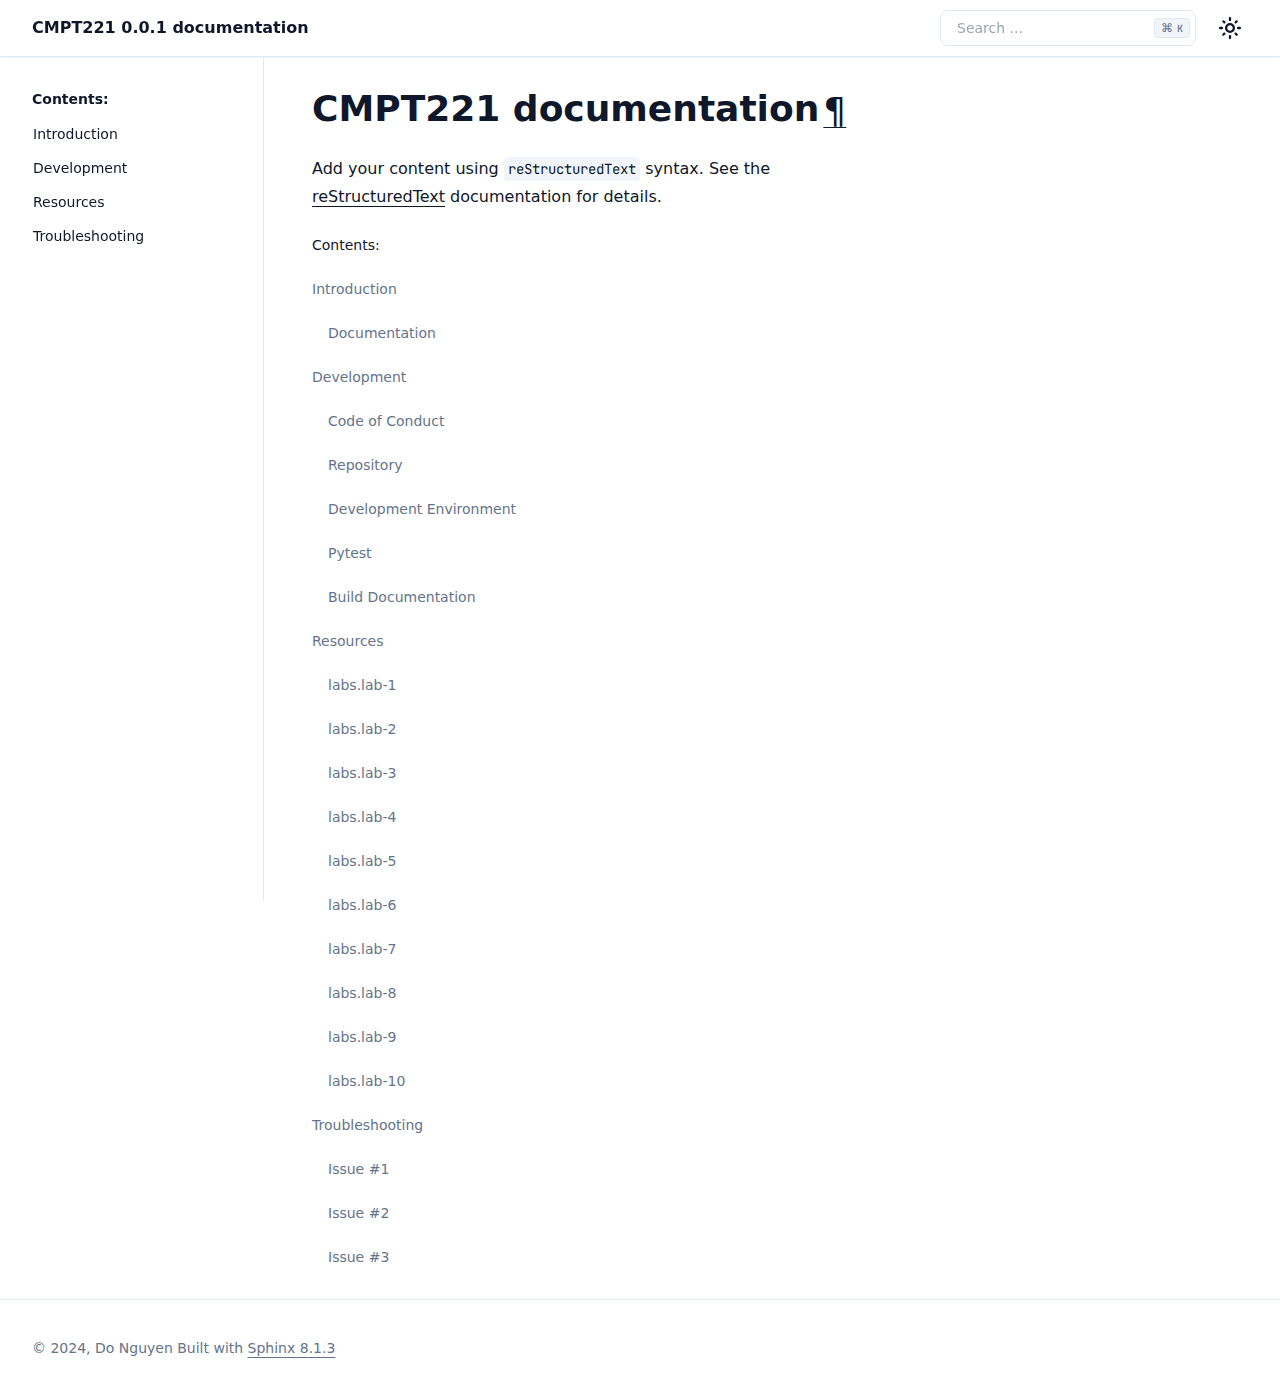
<file: index.html>
<!DOCTYPE html>

<html :class="{'dark': darkMode === 'dark' || (darkMode === 'system' &amp;&amp; window.matchMedia('(prefers-color-scheme: dark)').matches)}" class="scroll-smooth" data-content_root="./" lang="en" x-data="{ darkMode: localStorage.getItem('darkMode') || localStorage.setItem('darkMode', 'system'), activeSection: '' }" x-init="$watch('darkMode', val =&gt; localStorage.setItem('darkMode', val))">
<head>
<meta content="width=device-width, initial-scale=1.0" name="viewport"/>
<meta charset="utf-8"/>
<meta content="white" media="(prefers-color-scheme: light)" name="theme-color"/>
<meta content="black" media="(prefers-color-scheme: dark)" name="theme-color"/>
<meta content="width=device-width, initial-scale=1" name="viewport"/>
<title>CMPT221 documentation | CMPT221 0.0.1 documentation</title>
<meta content="CMPT221 documentation | CMPT221 0.0.1 documentation" property="og:title"/>
<meta content="CMPT221 documentation | CMPT221 0.0.1 documentation" name="twitter:title"/>
<link href="_static/pygments.css?v=8d216cef" rel="stylesheet" type="text/css"/>
<link href="_static/theme.css?v=42baaae4" rel="stylesheet" type="text/css"/>
<link href="search.html" rel="search" title="Search"/>
<link href="genindex.html" rel="index" title="Index"/>
<link href="introduction.html" rel="next" title="Introduction"/>
<script>
    <!-- Prevent Flash of wrong theme -->
      const userPreference = localStorage.getItem('darkMode');
      let mode;
      if (userPreference === 'dark' || window.matchMedia('(prefers-color-scheme: dark)').matches) {
        mode = 'dark';
        document.documentElement.classList.add('dark');
      } else {
        mode = 'light';
      }
      if (!userPreference) {localStorage.setItem('darkMode', mode)}
    </script>
</head>
<body :class="{ 'overflow-hidden': showSidebar }" class="min-h-screen font-sans antialiased bg-background text-foreground" x-data="{ showSidebar: false, showScrollTop: false }">
<div @click.self="showSidebar = false" class="fixed inset-0 z-50 overflow-hidden bg-background/80 backdrop-blur-sm md:hidden" x-cloak="" x-show="showSidebar"></div><div class="relative flex flex-col min-h-screen" id="page"><a class="absolute top-0 left-0 z-[100] block bg-background p-4 text-xl transition -translate-x-full opacity-0 focus:translate-x-0 focus:opacity-100" href="#content">
      Skip to content
    </a><header class="sticky top-0 z-40 w-full border-b shadow-sm border-border supports-backdrop-blur:bg-background/60 bg-background/95 backdrop-blur"><div class="container flex items-center h-14">
<div class="hidden mr-4 md:flex">
<a class="flex items-center mr-6" href="#"><span class="hidden font-bold sm:inline-block text-clip whitespace-nowrap">CMPT221 0.0.1 documentation</span>
</a></div><button @click="showSidebar = true" class="inline-flex items-center justify-center h-10 px-0 py-2 mr-2 text-base font-medium transition-colors rounded-md hover:text-accent-foreground hover:bg-transparent md:hidden" type="button">
<svg aria-hidden="true" fill="currentColor" height="24" viewbox="0 96 960 960" width="24" xmlns="http://www.w3.org/2000/svg">
<path d="M152.587 825.087q-19.152 0-32.326-13.174t-13.174-32.326q0-19.152 13.174-32.326t32.326-13.174h440q19.152 0 32.326 13.174t13.174 32.326q0 19.152-13.174 32.326t-32.326 13.174h-440Zm0-203.587q-19.152 0-32.326-13.174T107.087 576q0-19.152 13.174-32.326t32.326-13.174h320q19.152 0 32.326 13.174T518.087 576q0 19.152-13.174 32.326T472.587 621.5h-320Zm0-203.587q-19.152 0-32.326-13.174t-13.174-32.326q0-19.152 13.174-32.326t32.326-13.174h440q19.152 0 32.326 13.174t13.174 32.326q0 19.152-13.174 32.326t-32.326 13.174h-440ZM708.913 576l112.174 112.174q12.674 12.674 12.674 31.826t-12.674 31.826Q808.413 764.5 789.261 764.5t-31.826-12.674l-144-144Q600 594.391 600 576t13.435-31.826l144-144q12.674-12.674 31.826-12.674t31.826 12.674q12.674 12.674 12.674 31.826t-12.674 31.826L708.913 576Z"></path>
</svg>
<span class="sr-only">Toggle navigation menu</span>
</button>
<div class="flex items-center justify-between flex-1 space-x-2 sm:space-x-4 md:justify-end">
<div class="flex-1 w-full md:w-auto md:flex-none"><form @keydown.k.window.meta="$refs.search.focus()" action="search.html" class="relative flex items-center group" id="searchbox" method="get">
<input aria-label="Search the docs" class="inline-flex items-center font-medium transition-colors bg-transparent focus-visible:outline-none focus-visible:ring-2 focus-visible:ring-ring focus-visible:ring-offset-2 ring-offset-background border border-input hover:bg-accent focus:bg-accent hover:text-accent-foreground focus:text-accent-foreground hover:placeholder-accent-foreground py-2 px-4 relative h-9 w-full justify-start rounded-[0.5rem] text-sm text-muted-foreground sm:pr-12 md:w-40 lg:w-64" id="search-input" name="q" placeholder="Search ..." type="search" x-ref="search"/>
<kbd class="pointer-events-none absolute right-1.5 top-2 hidden h-5 select-none text-muted-foreground items-center gap-1 rounded border border-border bg-muted px-1.5 font-mono text-[10px] font-medium opacity-100 sm:flex group-hover:bg-accent group-hover:text-accent-foreground">
<span class="text-xs">⌘</span>
    K
  </kbd>
</form>
</div>
<nav class="flex items-center space-x-1">
<button @click="darkMode = darkMode === 'light' ? 'dark' : 'light'" aria-label="Color theme switcher" class="relative inline-flex items-center justify-center px-0 text-sm font-medium transition-colors rounded-md hover:bg-accent hover:text-accent-foreground h-9 w-9" type="button">
<svg class="absolute transition-all scale-100 rotate-0 dark:-rotate-90 dark:scale-0" fill="currentColor" height="24" viewbox="0 96 960 960" width="24" xmlns="http://www.w3.org/2000/svg">
<path d="M480 685q45.456 0 77.228-31.772Q589 621.456 589 576q0-45.456-31.772-77.228Q525.456 467 480 467q-45.456 0-77.228 31.772Q371 530.544 371 576q0 45.456 31.772 77.228Q434.544 685 480 685Zm0 91q-83 0-141.5-58.5T280 576q0-83 58.5-141.5T480 376q83 0 141.5 58.5T680 576q0 83-58.5 141.5T480 776ZM80 621.5q-19.152 0-32.326-13.174T34.5 576q0-19.152 13.174-32.326T80 530.5h80q19.152 0 32.326 13.174T205.5 576q0 19.152-13.174 32.326T160 621.5H80Zm720 0q-19.152 0-32.326-13.174T754.5 576q0-19.152 13.174-32.326T800 530.5h80q19.152 0 32.326 13.174T925.5 576q0 19.152-13.174 32.326T880 621.5h-80Zm-320-320q-19.152 0-32.326-13.174T434.5 256v-80q0-19.152 13.174-32.326T480 130.5q19.152 0 32.326 13.174T525.5 176v80q0 19.152-13.174 32.326T480 301.5Zm0 720q-19.152 0-32.326-13.17Q434.5 995.152 434.5 976v-80q0-19.152 13.174-32.326T480 850.5q19.152 0 32.326 13.174T525.5 896v80q0 19.152-13.174 32.33-13.174 13.17-32.326 13.17ZM222.174 382.065l-43-42Q165.5 327.391 166 308.239t13.174-33.065q13.435-13.674 32.587-13.674t32.065 13.674l42.239 43q12.674 13.435 12.555 31.706-.12 18.272-12.555 31.946-12.674 13.674-31.445 13.413-18.772-.261-32.446-13.174Zm494 494.761-42.239-43q-12.674-13.435-12.674-32.087t12.674-31.565Q686.609 756.5 705.38 757q18.772.5 32.446 13.174l43 41.761Q794.5 824.609 794 843.761t-13.174 33.065Q767.391 890.5 748.239 890.5t-32.065-13.674Zm-42-494.761Q660.5 369.391 661 350.62q.5-18.772 13.174-32.446l41.761-43Q728.609 261.5 747.761 262t33.065 13.174q13.674 13.435 13.674 32.587t-13.674 32.065l-43 42.239q-13.435 12.674-31.706 12.555-18.272-.12-31.946-12.555Zm-495 494.761Q165.5 863.391 165.5 844.239t13.674-32.065l43-42.239q13.435-12.674 32.087-12.674t31.565 12.674Q299.5 782.609 299 801.38q-.5 18.772-13.174 32.446l-41.761 43Q231.391 890.5 212.239 890t-33.065-13.174ZM480 576Z"></path>
</svg>
<svg class="absolute transition-all scale-0 rotate-90 dark:rotate-0 dark:scale-100" fill="currentColor" height="24" viewbox="0 96 960 960" width="24" xmlns="http://www.w3.org/2000/svg">
<path d="M480 936q-151 0-255.5-104.5T120 576q0-138 90-239.5T440 218q25-3 39 18t-1 44q-17 26-25.5 55t-8.5 61q0 90 63 153t153 63q31 0 61.5-9t54.5-25q21-14 43-1.5t19 39.5q-14 138-117.5 229T480 936Zm0-80q88 0 158-48.5T740 681q-20 5-40 8t-40 3q-123 0-209.5-86.5T364 396q0-20 3-40t8-40q-78 32-126.5 102T200 576q0 116 82 198t198 82Zm-10-270Z"></path>
</svg>
</button>
</nav>
</div>
</div>
</header>
<div class="flex-1"><div class="container flex-1 items-start md:grid md:grid-cols-[220px_minmax(0,1fr)] md:gap-6 lg:grid-cols-[240px_minmax(0,1fr)] lg:gap-10"><aside :aria-hidden="!showSidebar" :class="{ 'translate-x-0': showSidebar }" class="fixed inset-y-0 left-0 md:top-14 z-50 md:z-30 bg-background md:bg-transparent transition-all duration-100 -translate-x-full md:translate-x-0 ml-0 p-6 md:p-0 md:-ml-2 md:h-[calc(100vh-3.5rem)] w-5/6 md:w-full shrink-0 overflow-y-auto border-r border-border md:sticky" id="left-sidebar">
<a class="!justify-start text-sm md:!hidden bg-background" href="#"><span class="font-bold text-clip whitespace-nowrap">CMPT221 0.0.1 documentation</span>
</a>
<div class="relative overflow-hidden md:overflow-auto my-4 md:my-0 h-[calc(100vh-8rem)] md:h-auto">
<div class="overflow-y-auto h-full w-full relative pr-6"><nav class="table w-full min-w-full my-6 lg:my-8">
<p class="caption" role="heading"><span class="caption-text">Contents:</span></p>
<ul>
<li class="toctree-l1"><a class="reference internal" href="introduction.html">Introduction</a></li>
<li class="toctree-l1"><a class="reference internal" href="development.html">Development</a></li>
<li class="toctree-l1"><a class="reference internal" href="resources.html">Resources</a></li>
<li class="toctree-l1"><a class="reference internal" href="troubleshooting.html">Troubleshooting</a></li>
</ul>
</nav>
</div>
</div>
<button @click="showSidebar = false" class="absolute md:hidden right-4 top-4 rounded-sm opacity-70 transition-opacity hover:opacity-100" type="button">
<svg class="h-4 w-4" fill="currentColor" height="24" stroke="none" viewbox="0 96 960 960" width="24" xmlns="http://www.w3.org/2000/svg">
<path d="M480 632 284 828q-11 11-28 11t-28-11q-11-11-11-28t11-28l196-196-196-196q-11-11-11-28t11-28q11-11 28-11t28 11l196 196 196-196q11-11 28-11t28 11q11 11 11 28t-11 28L536 576l196 196q11 11 11 28t-11 28q-11 11-28 11t-28-11L480 632Z"></path>
</svg>
</button>
</aside>
<main class="relative py-6 lg:gap-10 lg:py-8 xl:grid xl:grid-cols-[1fr_300px]">
<div class="w-full min-w-0 mx-auto">
<div id="content" role="main">
<section id="cmpt221-documentation">
<h1>CMPT221 documentation<a class="headerlink" href="#cmpt221-documentation" title="Link to this heading">¶</a></h1>
<p>Add your content using <code class="docutils literal notranslate"><span class="pre">reStructuredText</span></code> syntax. See the
<a class="reference external" href="https://www.sphinx-doc.org/en/master/usage/restructuredtext/index.html">reStructuredText</a>
documentation for details.</p>
<div class="toctree-wrapper compound">
<p class="caption" role="heading"><span class="caption-text">Contents:</span></p>
<ul>
<li class="toctree-l1"><a class="reference internal" href="introduction.html">Introduction</a><ul>
<li class="toctree-l2"><a class="reference internal" href="introduction.html#documentation">Documentation</a></li>
</ul>
</li>
<li class="toctree-l1"><a class="reference internal" href="development.html">Development</a><ul>
<li class="toctree-l2"><a class="reference internal" href="development.html#code-of-conduct">Code of Conduct</a></li>
<li class="toctree-l2"><a class="reference internal" href="development.html#repository">Repository</a></li>
<li class="toctree-l2"><a class="reference internal" href="development.html#development-environment">Development Environment</a></li>
<li class="toctree-l2"><a class="reference internal" href="development.html#pytest">Pytest</a></li>
<li class="toctree-l2"><a class="reference internal" href="development.html#build-documentation">Build Documentation</a></li>
</ul>
</li>
<li class="toctree-l1"><a class="reference internal" href="resources.html">Resources</a><ul>
<li class="toctree-l2"><a class="reference internal" href="resources.html#labs-lab-1">labs.lab-1</a></li>
<li class="toctree-l2"><a class="reference internal" href="resources.html#labs-lab-2">labs.lab-2</a></li>
<li class="toctree-l2"><a class="reference internal" href="resources.html#labs-lab-3">labs.lab-3</a></li>
<li class="toctree-l2"><a class="reference internal" href="resources.html#labs-lab-4">labs.lab-4</a></li>
<li class="toctree-l2"><a class="reference internal" href="resources.html#labs-lab-5">labs.lab-5</a></li>
<li class="toctree-l2"><a class="reference internal" href="resources.html#labs-lab-6">labs.lab-6</a></li>
<li class="toctree-l2"><a class="reference internal" href="resources.html#labs-lab-7">labs.lab-7</a></li>
<li class="toctree-l2"><a class="reference internal" href="resources.html#labs-lab-8">labs.lab-8</a></li>
<li class="toctree-l2"><a class="reference internal" href="resources.html#labs-lab-9">labs.lab-9</a></li>
<li class="toctree-l2"><a class="reference internal" href="resources.html#labs-lab-10">labs.lab-10</a></li>
</ul>
</li>
<li class="toctree-l1"><a class="reference internal" href="troubleshooting.html">Troubleshooting</a><ul>
<li class="toctree-l2"><a class="reference internal" href="troubleshooting.html#issue-1">Issue #1</a></li>
<li class="toctree-l2"><a class="reference internal" href="troubleshooting.html#issue-2">Issue #2</a></li>
<li class="toctree-l2"><a class="reference internal" href="troubleshooting.html#issue-3">Issue #3</a></li>
</ul>
</li>
</ul>
</div>
</section>
</div></div>
</main>
</div>
</div><footer class="py-6 border-t border-border md:py-0">
<div class="container flex flex-col items-center justify-between gap-4 md:h-24 md:flex-row">
<div class="flex flex-col items-center gap-4 px-8 md:flex-row md:gap-2 md:px-0">
<p class="text-sm leading-loose text-center text-muted-foreground md:text-left">© 2024, Do Nguyen Built with <a class="font-medium underline underline-offset-4" href="https://www.sphinx-doc.org" rel="noreferrer">Sphinx 8.1.3</a></p>
</div>
</div>
</footer>
</div>
<script src="_static/documentation_options.js?v=d45e8c67"></script>
<script src="_static/doctools.js?v=9bcbadda"></script>
<script src="_static/sphinx_highlight.js?v=dc90522c"></script>
<script defer="defer" src="_static/theme.js?v=073f68d9"></script>
</body>
</html>
</file>
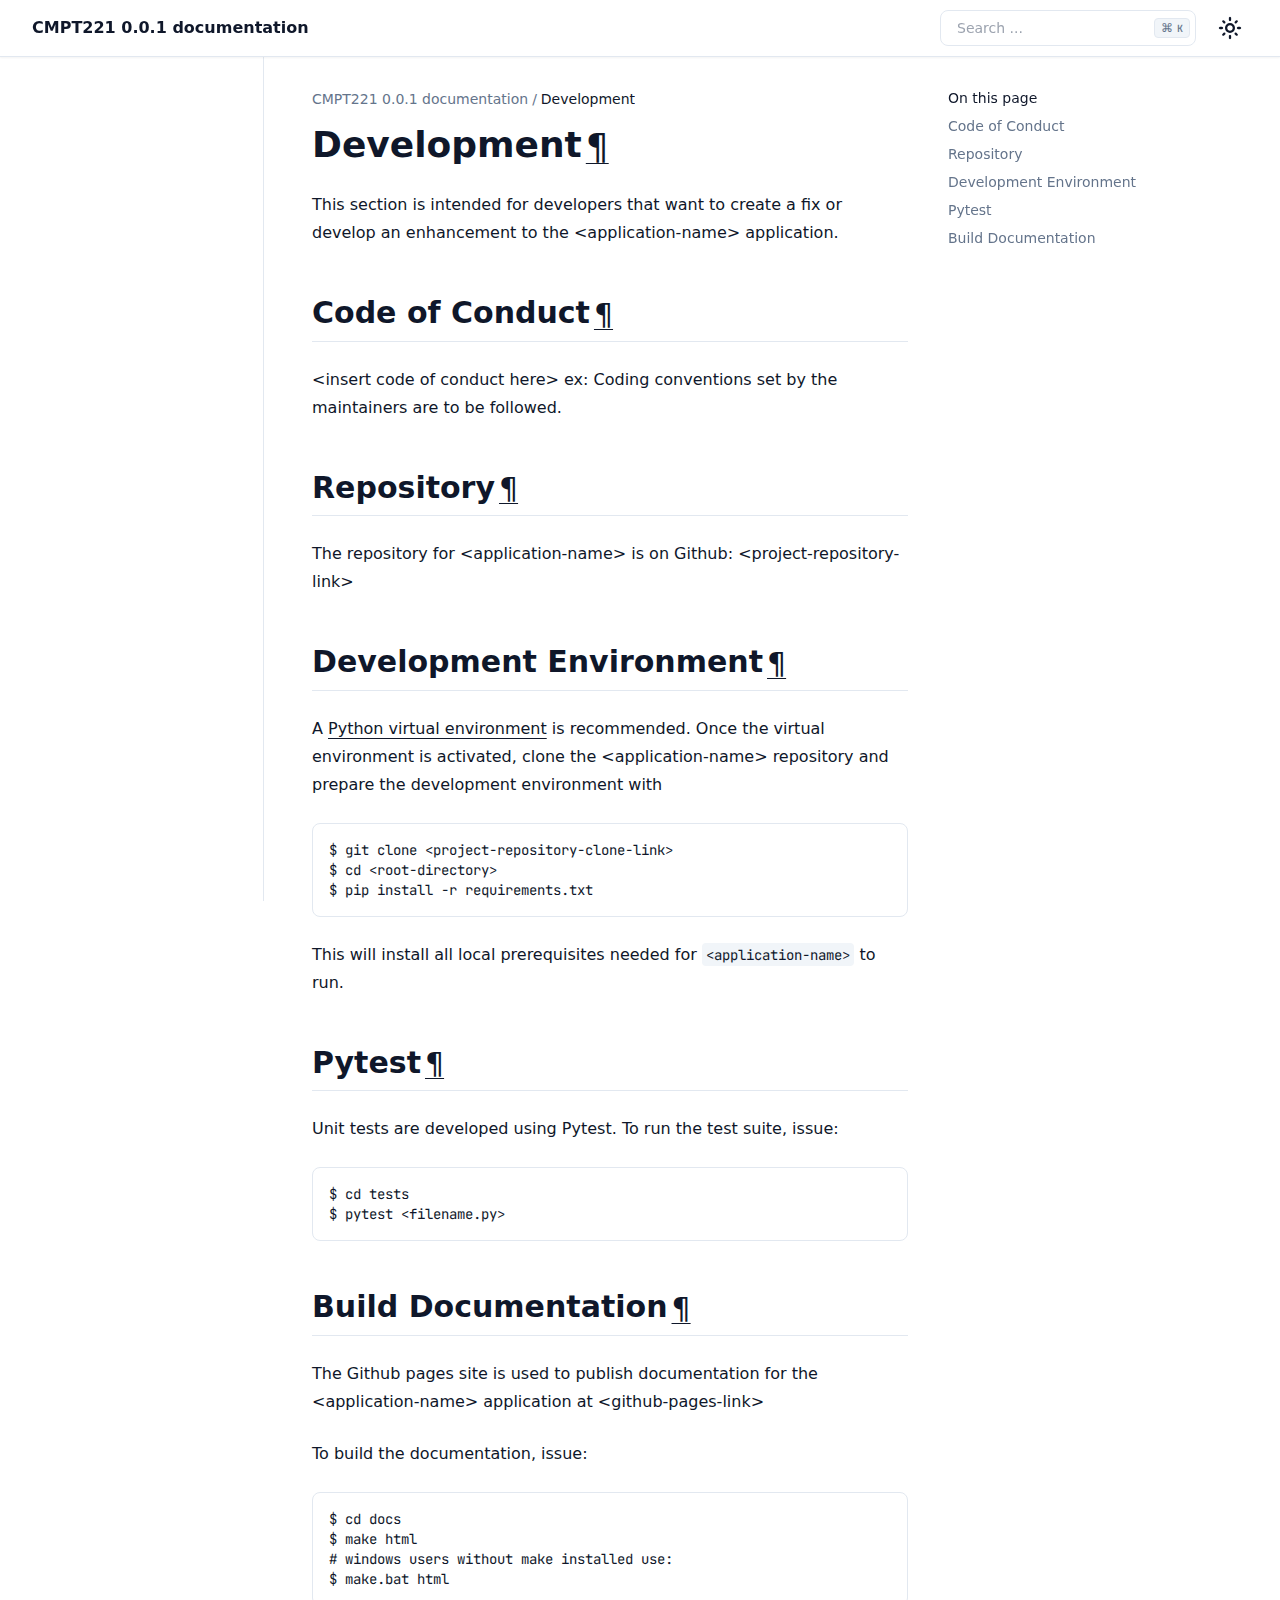
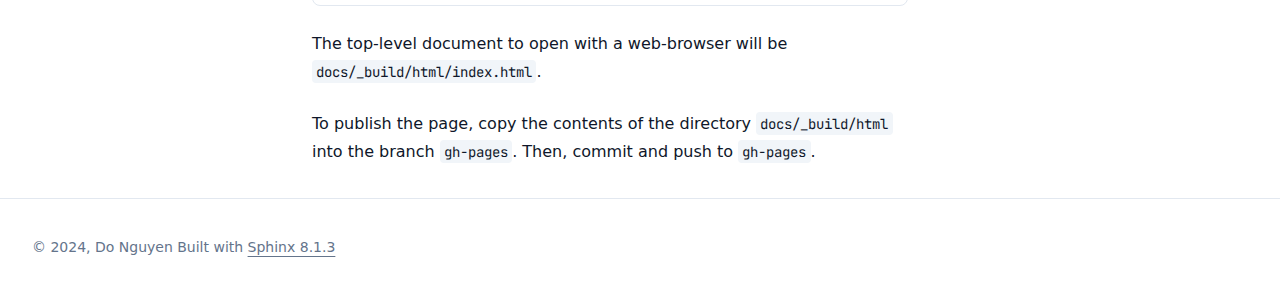
<file: development.html>
<!DOCTYPE html>

<html :class="{'dark': darkMode === 'dark' || (darkMode === 'system' &amp;&amp; window.matchMedia('(prefers-color-scheme: dark)').matches)}" class="scroll-smooth" data-content_root="./" lang="en" x-data="{ darkMode: localStorage.getItem('darkMode') || localStorage.setItem('darkMode', 'system'), activeSection: '' }" x-init="$watch('darkMode', val =&gt; localStorage.setItem('darkMode', val))">
<head>
<meta content="width=device-width, initial-scale=1.0" name="viewport"/>
<meta charset="utf-8"/>
<meta content="white" media="(prefers-color-scheme: light)" name="theme-color"/>
<meta content="black" media="(prefers-color-scheme: dark)" name="theme-color"/>
<meta content="width=device-width, initial-scale=1" name="viewport"/>
<title>Development | CMPT221 0.0.1 documentation</title>
<meta content="Development | CMPT221 0.0.1 documentation" property="og:title"/>
<meta content="Development | CMPT221 0.0.1 documentation" name="twitter:title"/>
<link href="_static/pygments.css?v=8d216cef" rel="stylesheet" type="text/css"/>
<link href="_static/theme.css?v=42baaae4" rel="stylesheet" type="text/css"/>
<link href="search.html" rel="search" title="Search"/>
<link href="genindex.html" rel="index" title="Index"/>
<script>
    <!-- Prevent Flash of wrong theme -->
      const userPreference = localStorage.getItem('darkMode');
      let mode;
      if (userPreference === 'dark' || window.matchMedia('(prefers-color-scheme: dark)').matches) {
        mode = 'dark';
        document.documentElement.classList.add('dark');
      } else {
        mode = 'light';
      }
      if (!userPreference) {localStorage.setItem('darkMode', mode)}
    </script>
</head>
<body :class="{ 'overflow-hidden': showSidebar }" class="min-h-screen font-sans antialiased bg-background text-foreground" x-data="{ showSidebar: false, showScrollTop: false }">
<div @click.self="showSidebar = false" class="fixed inset-0 z-50 overflow-hidden bg-background/80 backdrop-blur-sm md:hidden" x-cloak="" x-show="showSidebar"></div><div class="relative flex flex-col min-h-screen" id="page"><a class="absolute top-0 left-0 z-[100] block bg-background p-4 text-xl transition -translate-x-full opacity-0 focus:translate-x-0 focus:opacity-100" href="#content">
      Skip to content
    </a><header class="sticky top-0 z-40 w-full border-b shadow-sm border-border supports-backdrop-blur:bg-background/60 bg-background/95 backdrop-blur"><div class="container flex items-center h-14">
<div class="hidden mr-4 md:flex">
<a class="flex items-center mr-6" href="index.html"><span class="hidden font-bold sm:inline-block text-clip whitespace-nowrap">CMPT221 0.0.1 documentation</span>
</a></div><button @click="showSidebar = true" class="inline-flex items-center justify-center h-10 px-0 py-2 mr-2 text-base font-medium transition-colors rounded-md hover:text-accent-foreground hover:bg-transparent md:hidden" type="button">
<svg aria-hidden="true" fill="currentColor" height="24" viewbox="0 96 960 960" width="24" xmlns="http://www.w3.org/2000/svg">
<path d="M152.587 825.087q-19.152 0-32.326-13.174t-13.174-32.326q0-19.152 13.174-32.326t32.326-13.174h440q19.152 0 32.326 13.174t13.174 32.326q0 19.152-13.174 32.326t-32.326 13.174h-440Zm0-203.587q-19.152 0-32.326-13.174T107.087 576q0-19.152 13.174-32.326t32.326-13.174h320q19.152 0 32.326 13.174T518.087 576q0 19.152-13.174 32.326T472.587 621.5h-320Zm0-203.587q-19.152 0-32.326-13.174t-13.174-32.326q0-19.152 13.174-32.326t32.326-13.174h440q19.152 0 32.326 13.174t13.174 32.326q0 19.152-13.174 32.326t-32.326 13.174h-440ZM708.913 576l112.174 112.174q12.674 12.674 12.674 31.826t-12.674 31.826Q808.413 764.5 789.261 764.5t-31.826-12.674l-144-144Q600 594.391 600 576t13.435-31.826l144-144q12.674-12.674 31.826-12.674t31.826 12.674q12.674 12.674 12.674 31.826t-12.674 31.826L708.913 576Z"></path>
</svg>
<span class="sr-only">Toggle navigation menu</span>
</button>
<div class="flex items-center justify-between flex-1 space-x-2 sm:space-x-4 md:justify-end">
<div class="flex-1 w-full md:w-auto md:flex-none"><form @keydown.k.window.meta="$refs.search.focus()" action="search.html" class="relative flex items-center group" id="searchbox" method="get">
<input aria-label="Search the docs" class="inline-flex items-center font-medium transition-colors bg-transparent focus-visible:outline-none focus-visible:ring-2 focus-visible:ring-ring focus-visible:ring-offset-2 ring-offset-background border border-input hover:bg-accent focus:bg-accent hover:text-accent-foreground focus:text-accent-foreground hover:placeholder-accent-foreground py-2 px-4 relative h-9 w-full justify-start rounded-[0.5rem] text-sm text-muted-foreground sm:pr-12 md:w-40 lg:w-64" id="search-input" name="q" placeholder="Search ..." type="search" x-ref="search"/>
<kbd class="pointer-events-none absolute right-1.5 top-2 hidden h-5 select-none text-muted-foreground items-center gap-1 rounded border border-border bg-muted px-1.5 font-mono text-[10px] font-medium opacity-100 sm:flex group-hover:bg-accent group-hover:text-accent-foreground">
<span class="text-xs">⌘</span>
    K
  </kbd>
</form>
</div>
<nav class="flex items-center space-x-1">
<button @click="darkMode = darkMode === 'light' ? 'dark' : 'light'" aria-label="Color theme switcher" class="relative inline-flex items-center justify-center px-0 text-sm font-medium transition-colors rounded-md hover:bg-accent hover:text-accent-foreground h-9 w-9" type="button">
<svg class="absolute transition-all scale-100 rotate-0 dark:-rotate-90 dark:scale-0" fill="currentColor" height="24" viewbox="0 96 960 960" width="24" xmlns="http://www.w3.org/2000/svg">
<path d="M480 685q45.456 0 77.228-31.772Q589 621.456 589 576q0-45.456-31.772-77.228Q525.456 467 480 467q-45.456 0-77.228 31.772Q371 530.544 371 576q0 45.456 31.772 77.228Q434.544 685 480 685Zm0 91q-83 0-141.5-58.5T280 576q0-83 58.5-141.5T480 376q83 0 141.5 58.5T680 576q0 83-58.5 141.5T480 776ZM80 621.5q-19.152 0-32.326-13.174T34.5 576q0-19.152 13.174-32.326T80 530.5h80q19.152 0 32.326 13.174T205.5 576q0 19.152-13.174 32.326T160 621.5H80Zm720 0q-19.152 0-32.326-13.174T754.5 576q0-19.152 13.174-32.326T800 530.5h80q19.152 0 32.326 13.174T925.5 576q0 19.152-13.174 32.326T880 621.5h-80Zm-320-320q-19.152 0-32.326-13.174T434.5 256v-80q0-19.152 13.174-32.326T480 130.5q19.152 0 32.326 13.174T525.5 176v80q0 19.152-13.174 32.326T480 301.5Zm0 720q-19.152 0-32.326-13.17Q434.5 995.152 434.5 976v-80q0-19.152 13.174-32.326T480 850.5q19.152 0 32.326 13.174T525.5 896v80q0 19.152-13.174 32.33-13.174 13.17-32.326 13.17ZM222.174 382.065l-43-42Q165.5 327.391 166 308.239t13.174-33.065q13.435-13.674 32.587-13.674t32.065 13.674l42.239 43q12.674 13.435 12.555 31.706-.12 18.272-12.555 31.946-12.674 13.674-31.445 13.413-18.772-.261-32.446-13.174Zm494 494.761-42.239-43q-12.674-13.435-12.674-32.087t12.674-31.565Q686.609 756.5 705.38 757q18.772.5 32.446 13.174l43 41.761Q794.5 824.609 794 843.761t-13.174 33.065Q767.391 890.5 748.239 890.5t-32.065-13.674Zm-42-494.761Q660.5 369.391 661 350.62q.5-18.772 13.174-32.446l41.761-43Q728.609 261.5 747.761 262t33.065 13.174q13.674 13.435 13.674 32.587t-13.674 32.065l-43 42.239q-13.435 12.674-31.706 12.555-18.272-.12-31.946-12.555Zm-495 494.761Q165.5 863.391 165.5 844.239t13.674-32.065l43-42.239q13.435-12.674 32.087-12.674t31.565 12.674Q299.5 782.609 299 801.38q-.5 18.772-13.174 32.446l-41.761 43Q231.391 890.5 212.239 890t-33.065-13.174ZM480 576Z"></path>
</svg>
<svg class="absolute transition-all scale-0 rotate-90 dark:rotate-0 dark:scale-100" fill="currentColor" height="24" viewbox="0 96 960 960" width="24" xmlns="http://www.w3.org/2000/svg">
<path d="M480 936q-151 0-255.5-104.5T120 576q0-138 90-239.5T440 218q25-3 39 18t-1 44q-17 26-25.5 55t-8.5 61q0 90 63 153t153 63q31 0 61.5-9t54.5-25q21-14 43-1.5t19 39.5q-14 138-117.5 229T480 936Zm0-80q88 0 158-48.5T740 681q-20 5-40 8t-40 3q-123 0-209.5-86.5T364 396q0-20 3-40t8-40q-78 32-126.5 102T200 576q0 116 82 198t198 82Zm-10-270Z"></path>
</svg>
</button>
</nav>
</div>
</div>
</header>
<div class="flex-1"><div class="container flex-1 items-start md:grid md:grid-cols-[220px_minmax(0,1fr)] md:gap-6 lg:grid-cols-[240px_minmax(0,1fr)] lg:gap-10"><aside :aria-hidden="!showSidebar" :class="{ 'translate-x-0': showSidebar }" class="fixed inset-y-0 left-0 md:top-14 z-50 md:z-30 bg-background md:bg-transparent transition-all duration-100 -translate-x-full md:translate-x-0 ml-0 p-6 md:p-0 md:-ml-2 md:h-[calc(100vh-3.5rem)] w-5/6 md:w-full shrink-0 overflow-y-auto border-r border-border md:sticky" id="left-sidebar">
<a class="!justify-start text-sm md:!hidden bg-background" href="index.html"><span class="font-bold text-clip whitespace-nowrap">CMPT221 0.0.1 documentation</span>
</a>
<div class="relative overflow-hidden md:overflow-auto my-4 md:my-0 h-[calc(100vh-8rem)] md:h-auto">
<div class="overflow-y-auto h-full w-full relative pr-6"><nav class="table w-full min-w-full my-6 lg:my-8">
</nav>
</div>
</div>
<button @click="showSidebar = false" class="absolute md:hidden right-4 top-4 rounded-sm opacity-70 transition-opacity hover:opacity-100" type="button">
<svg class="h-4 w-4" fill="currentColor" height="24" stroke="none" viewbox="0 96 960 960" width="24" xmlns="http://www.w3.org/2000/svg">
<path d="M480 632 284 828q-11 11-28 11t-28-11q-11-11-11-28t11-28l196-196-196-196q-11-11-11-28t11-28q11-11 28-11t28 11l196 196 196-196q11-11 28-11t28 11q11 11 11 28t-11 28L536 576l196 196q11 11 11 28t-11 28q-11 11-28 11t-28-11L480 632Z"></path>
</svg>
</button>
</aside>
<main class="relative py-6 lg:gap-10 lg:py-8 xl:grid xl:grid-cols-[1fr_300px]">
<div class="w-full min-w-0 mx-auto">
<nav aria-label="breadcrumbs" class="flex items-center mb-4 space-x-1 text-sm text-muted-foreground">
<a class="overflow-hidden text-ellipsis whitespace-nowrap hover:text-foreground" href="index.html">
<span class="hidden md:inline">CMPT221 0.0.1 documentation</span>
<svg aria-label="Home" class="md:hidden" fill="currentColor" height="18" stroke="none" viewbox="0 96 960 960" width="18" xmlns="http://www.w3.org/2000/svg">
<path d="M240 856h120V616h240v240h120V496L480 316 240 496v360Zm-80 80V456l320-240 320 240v480H520V696h-80v240H160Zm320-350Z"></path>
</svg>
</a>
<div class="mr-1">/</div><span aria-current="page" class="font-medium text-foreground overflow-hidden text-ellipsis whitespace-nowrap">Development</span>
</nav>
<div id="content" role="main">
<section id="development">
<span id="id1"></span><h1>Development<a class="headerlink" href="#development" title="Link to this heading">¶</a></h1>
<p>This section is intended for developers that want to create a fix or develop an enhancement to the &lt;application-name&gt; application.</p>
<section id="code-of-conduct">
<h2>Code of Conduct<a class="headerlink" href="#code-of-conduct" title="Link to this heading" x-intersect.margin.0%.0%.-70%.0%="activeSection = '#code-of-conduct'">¶</a></h2>
<p>&lt;insert code of conduct here&gt;
ex: Coding conventions set by the maintainers are to be followed.</p>
</section>
<section id="repository">
<h2>Repository<a class="headerlink" href="#repository" title="Link to this heading" x-intersect.margin.0%.0%.-70%.0%="activeSection = '#repository'">¶</a></h2>
<p>The repository for &lt;application-name&gt; is on Github: &lt;project-repository-link&gt;</p>
</section>
<section id="development-environment">
<h2>Development Environment<a class="headerlink" href="#development-environment" title="Link to this heading" x-intersect.margin.0%.0%.-70%.0%="activeSection = '#development-environment'">¶</a></h2>
<p>A <a class="reference external" href="https://virtualenv.pypa.io/en/latest/">Python virtual environment</a> is recommended. Once the virtual environment is activated, clone the &lt;application-name&gt; repository and prepare the development environment with</p>
<div class="highlight-text notranslate"><div class="highlight"><pre><span></span><code><span id="line-1">$ git clone &lt;project-repository-clone-link&gt;
</span><span id="line-2">$ cd &lt;root-directory&gt;
</span><span id="line-3">$ pip install -r requirements.txt
</span></code></pre></div>
</div>
<p>This will install all local prerequisites needed for <code class="docutils literal notranslate"><span class="pre">&lt;application-name&gt;</span></code> to run.</p>
</section>
<section id="pytest">
<h2>Pytest<a class="headerlink" href="#pytest" title="Link to this heading" x-intersect.margin.0%.0%.-70%.0%="activeSection = '#pytest'">¶</a></h2>
<p>Unit tests are developed using Pytest. To run the test suite, issue:</p>
<div class="highlight-text notranslate"><div class="highlight"><pre><span></span><code><span id="line-1">$ cd tests
</span><span id="line-2">$ pytest &lt;filename.py&gt;
</span></code></pre></div>
</div>
</section>
<section id="build-documentation">
<h2>Build Documentation<a class="headerlink" href="#build-documentation" title="Link to this heading" x-intersect.margin.0%.0%.-70%.0%="activeSection = '#build-documentation'">¶</a></h2>
<p>The Github pages site is used to publish documentation for the &lt;application-name&gt; application at &lt;github-pages-link&gt;</p>
<p>To build the documentation, issue:</p>
<div class="highlight-text notranslate"><div class="highlight"><pre><span></span><code><span id="line-1">$ cd docs
</span><span id="line-2">$ make html
</span><span id="line-3"># windows users without make installed use:
</span><span id="line-4">$ make.bat html
</span></code></pre></div>
</div>
<p>The top-level document to open with a web-browser will be  <code class="docutils literal notranslate"><span class="pre">docs/_build/html/index.html</span></code>.</p>
<p>To publish the page, copy the contents of the directory <code class="docutils literal notranslate"><span class="pre">docs/_build/html</span></code> into the branch
<code class="docutils literal notranslate"><span class="pre">gh-pages</span></code>. Then, commit and push to <code class="docutils literal notranslate"><span class="pre">gh-pages</span></code>.</p>
</section>
</section>
</div></div><aside class="hidden text-sm xl:block" id="right-sidebar">
<div class="sticky top-16 -mt-10 max-h-[calc(100vh-5rem)] overflow-y-auto pt-6 space-y-2"><p class="font-medium">On this page</p>
<ul>
<li><a :data-current="activeSection === '#code-of-conduct'" class="reference internal" href="#code-of-conduct">Code of Conduct</a></li>
<li><a :data-current="activeSection === '#repository'" class="reference internal" href="#repository">Repository</a></li>
<li><a :data-current="activeSection === '#development-environment'" class="reference internal" href="#development-environment">Development Environment</a></li>
<li><a :data-current="activeSection === '#pytest'" class="reference internal" href="#pytest">Pytest</a></li>
<li><a :data-current="activeSection === '#build-documentation'" class="reference internal" href="#build-documentation">Build Documentation</a></li>
</ul>
</div>
</aside>
</main>
</div>
</div><footer class="py-6 border-t border-border md:py-0">
<div class="container flex flex-col items-center justify-between gap-4 md:h-24 md:flex-row">
<div class="flex flex-col items-center gap-4 px-8 md:flex-row md:gap-2 md:px-0">
<p class="text-sm leading-loose text-center text-muted-foreground md:text-left">© 2024, Do Nguyen Built with <a class="font-medium underline underline-offset-4" href="https://www.sphinx-doc.org" rel="noreferrer">Sphinx 8.1.3</a></p>
</div>
</div>
</footer>
</div>
<script src="_static/documentation_options.js?v=d45e8c67"></script>
<script src="_static/doctools.js?v=9bcbadda"></script>
<script src="_static/sphinx_highlight.js?v=dc90522c"></script>
<script defer="defer" src="_static/theme.js?v=073f68d9"></script>
</body>
</html>
</file>
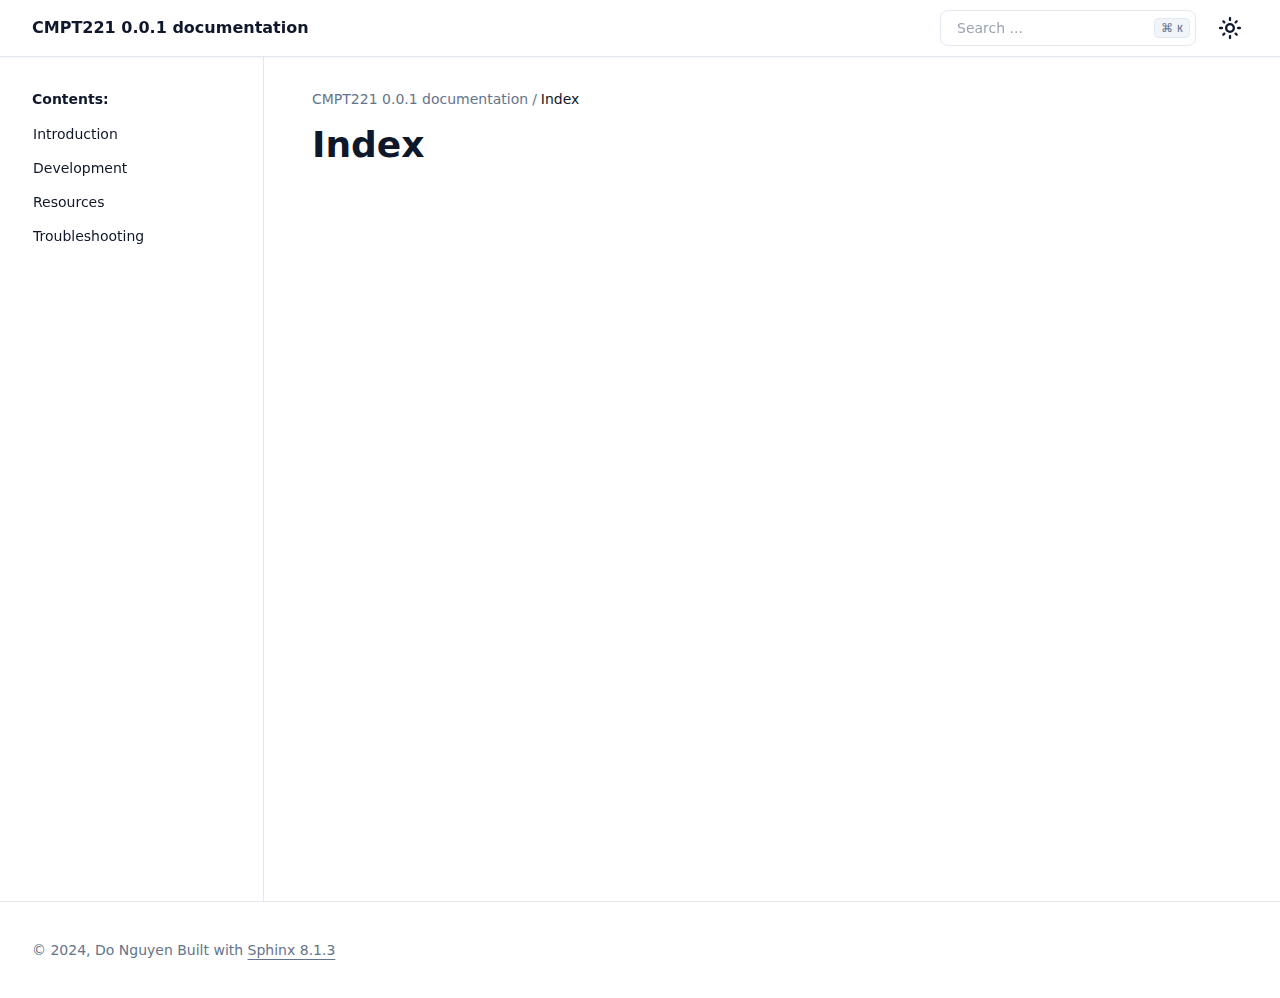
<file: genindex.html>
<!DOCTYPE html>
<html lang="en"
      data-content_root="./"
      x-data="{ darkMode: localStorage.getItem('darkMode') || localStorage.setItem('darkMode', 'system'), activeSection: '' }"
      x-init="$watch('darkMode', val => localStorage.setItem('darkMode', val))"
      class="scroll-smooth"
      :class="{'dark': darkMode === 'dark' || (darkMode === 'system' && window.matchMedia('(prefers-color-scheme: dark)').matches)}"
>
<head>
  <meta name="viewport" content="width=device-width, initial-scale=1.0" />
  <meta charset="utf-8" />
  <meta name="theme-color" media="(prefers-color-scheme: light)" content="white" />
  <meta name="theme-color" media="(prefers-color-scheme: dark)" content="black" />
  
    <title>Index | CMPT221 0.0.1 documentation</title>
    <meta property="og:title" content="Index | CMPT221 0.0.1 documentation" />
    <meta name="twitter:title" content="Index | CMPT221 0.0.1 documentation" />
      <link rel="stylesheet" type="text/css" href="_static/pygments.css?v=8d216cef" />
      <link rel="stylesheet" type="text/css" href="_static/theme.css?v=42baaae4" />
        <link rel="search" title="Search" href="search.html" />
        <link rel="index" title="Index" href="#" />

    <script>
    <!-- Prevent Flash of wrong theme -->
      const userPreference = localStorage.getItem('darkMode');
      let mode;
      if (userPreference === 'dark' || window.matchMedia('(prefers-color-scheme: dark)').matches) {
        mode = 'dark';
        document.documentElement.classList.add('dark');
      } else {
        mode = 'light';
      }
      if (!userPreference) {localStorage.setItem('darkMode', mode)}
    </script>
</head>
  <body x-data="{ showSidebar: false, showScrollTop: false }" class="min-h-screen font-sans antialiased bg-background text-foreground" :class="{ 'overflow-hidden': showSidebar }">
    <div x-cloak x-show="showSidebar" class="fixed inset-0 z-50 overflow-hidden bg-background/80 backdrop-blur-sm md:hidden" @click.self="showSidebar = false"></div><div id="page" class="relative flex flex-col min-h-screen"><a href="#content" class="absolute top-0 left-0 z-[100] block bg-background p-4 text-xl transition -translate-x-full opacity-0 focus:translate-x-0 focus:opacity-100">
      Skip to content
    </a><header
  class="sticky top-0 z-40 w-full border-b shadow-sm border-border supports-backdrop-blur:bg-background/60 bg-background/95 backdrop-blur"><div class="container flex items-center h-14">
    <div class="hidden mr-4 md:flex">
      <a href="index.html" class="flex items-center mr-6"><span class="hidden font-bold sm:inline-block text-clip whitespace-nowrap">CMPT221 0.0.1 documentation</span>
      </a></div><button
      class="inline-flex items-center justify-center h-10 px-0 py-2 mr-2 text-base font-medium transition-colors rounded-md hover:text-accent-foreground hover:bg-transparent md:hidden"
      type="button" @click="showSidebar = true">
      <svg xmlns="http://www.w3.org/2000/svg" height="24" width="24" viewBox="0 96 960 960" aria-hidden="true"
        fill="currentColor">
        <path
          d="M152.587 825.087q-19.152 0-32.326-13.174t-13.174-32.326q0-19.152 13.174-32.326t32.326-13.174h440q19.152 0 32.326 13.174t13.174 32.326q0 19.152-13.174 32.326t-32.326 13.174h-440Zm0-203.587q-19.152 0-32.326-13.174T107.087 576q0-19.152 13.174-32.326t32.326-13.174h320q19.152 0 32.326 13.174T518.087 576q0 19.152-13.174 32.326T472.587 621.5h-320Zm0-203.587q-19.152 0-32.326-13.174t-13.174-32.326q0-19.152 13.174-32.326t32.326-13.174h440q19.152 0 32.326 13.174t13.174 32.326q0 19.152-13.174 32.326t-32.326 13.174h-440ZM708.913 576l112.174 112.174q12.674 12.674 12.674 31.826t-12.674 31.826Q808.413 764.5 789.261 764.5t-31.826-12.674l-144-144Q600 594.391 600 576t13.435-31.826l144-144q12.674-12.674 31.826-12.674t31.826 12.674q12.674 12.674 12.674 31.826t-12.674 31.826L708.913 576Z" />
      </svg>
      <span class="sr-only">Toggle navigation menu</span>
    </button>
    <div class="flex items-center justify-between flex-1 space-x-2 sm:space-x-4 md:justify-end">
      <div class="flex-1 w-full md:w-auto md:flex-none"><form id="searchbox"
      action="search.html"
      method="get"
      class="relative flex items-center group"
      @keydown.k.window.meta="$refs.search.focus()">
  <input x-ref="search"
          name="q"
          id="search-input"
          type="search"
          aria-label="Search the docs"
          placeholder="Search ..."
          class="inline-flex items-center font-medium transition-colors bg-transparent focus-visible:outline-none focus-visible:ring-2 focus-visible:ring-ring focus-visible:ring-offset-2 ring-offset-background border border-input hover:bg-accent focus:bg-accent hover:text-accent-foreground focus:text-accent-foreground hover:placeholder-accent-foreground py-2 px-4 relative h-9 w-full justify-start rounded-[0.5rem] text-sm text-muted-foreground sm:pr-12 md:w-40 lg:w-64" />
  <kbd class="pointer-events-none absolute right-1.5 top-2 hidden h-5 select-none text-muted-foreground items-center gap-1 rounded border border-border bg-muted px-1.5 font-mono text-[10px] font-medium opacity-100 sm:flex group-hover:bg-accent group-hover:text-accent-foreground">
    <span class="text-xs">⌘</span>
    K
  </kbd>
</form>
      </div>
      <nav class="flex items-center space-x-1">
        <button @click="darkMode = darkMode === 'light' ? 'dark' : 'light'"
          class="relative inline-flex items-center justify-center px-0 text-sm font-medium transition-colors rounded-md hover:bg-accent hover:text-accent-foreground h-9 w-9"
          type="button"
          aria-label="Color theme switcher">
          <svg xmlns="http://www.w3.org/2000/svg" height="24" width="24" viewBox="0 96 960 960" fill="currentColor"
            class="absolute transition-all scale-100 rotate-0 dark:-rotate-90 dark:scale-0">
            <path
              d="M480 685q45.456 0 77.228-31.772Q589 621.456 589 576q0-45.456-31.772-77.228Q525.456 467 480 467q-45.456 0-77.228 31.772Q371 530.544 371 576q0 45.456 31.772 77.228Q434.544 685 480 685Zm0 91q-83 0-141.5-58.5T280 576q0-83 58.5-141.5T480 376q83 0 141.5 58.5T680 576q0 83-58.5 141.5T480 776ZM80 621.5q-19.152 0-32.326-13.174T34.5 576q0-19.152 13.174-32.326T80 530.5h80q19.152 0 32.326 13.174T205.5 576q0 19.152-13.174 32.326T160 621.5H80Zm720 0q-19.152 0-32.326-13.174T754.5 576q0-19.152 13.174-32.326T800 530.5h80q19.152 0 32.326 13.174T925.5 576q0 19.152-13.174 32.326T880 621.5h-80Zm-320-320q-19.152 0-32.326-13.174T434.5 256v-80q0-19.152 13.174-32.326T480 130.5q19.152 0 32.326 13.174T525.5 176v80q0 19.152-13.174 32.326T480 301.5Zm0 720q-19.152 0-32.326-13.17Q434.5 995.152 434.5 976v-80q0-19.152 13.174-32.326T480 850.5q19.152 0 32.326 13.174T525.5 896v80q0 19.152-13.174 32.33-13.174 13.17-32.326 13.17ZM222.174 382.065l-43-42Q165.5 327.391 166 308.239t13.174-33.065q13.435-13.674 32.587-13.674t32.065 13.674l42.239 43q12.674 13.435 12.555 31.706-.12 18.272-12.555 31.946-12.674 13.674-31.445 13.413-18.772-.261-32.446-13.174Zm494 494.761-42.239-43q-12.674-13.435-12.674-32.087t12.674-31.565Q686.609 756.5 705.38 757q18.772.5 32.446 13.174l43 41.761Q794.5 824.609 794 843.761t-13.174 33.065Q767.391 890.5 748.239 890.5t-32.065-13.674Zm-42-494.761Q660.5 369.391 661 350.62q.5-18.772 13.174-32.446l41.761-43Q728.609 261.5 747.761 262t33.065 13.174q13.674 13.435 13.674 32.587t-13.674 32.065l-43 42.239q-13.435 12.674-31.706 12.555-18.272-.12-31.946-12.555Zm-495 494.761Q165.5 863.391 165.5 844.239t13.674-32.065l43-42.239q13.435-12.674 32.087-12.674t31.565 12.674Q299.5 782.609 299 801.38q-.5 18.772-13.174 32.446l-41.761 43Q231.391 890.5 212.239 890t-33.065-13.174ZM480 576Z" />
          </svg>
          <svg xmlns="http://www.w3.org/2000/svg" height="24" width="24" viewBox="0 96 960 960" fill="currentColor"
            class="absolute transition-all scale-0 rotate-90 dark:rotate-0 dark:scale-100">
            <path
              d="M480 936q-151 0-255.5-104.5T120 576q0-138 90-239.5T440 218q25-3 39 18t-1 44q-17 26-25.5 55t-8.5 61q0 90 63 153t153 63q31 0 61.5-9t54.5-25q21-14 43-1.5t19 39.5q-14 138-117.5 229T480 936Zm0-80q88 0 158-48.5T740 681q-20 5-40 8t-40 3q-123 0-209.5-86.5T364 396q0-20 3-40t8-40q-78 32-126.5 102T200 576q0 116 82 198t198 82Zm-10-270Z" />
          </svg>
        </button>
      </nav>
    </div>
  </div>
</header>

    <div class="flex-1"><div class="container flex-1 items-start md:grid md:grid-cols-[220px_minmax(0,1fr)] md:gap-6 lg:grid-cols-[240px_minmax(0,1fr)] lg:gap-10"><aside id="left-sidebar"
  class="fixed inset-y-0 left-0 md:top-14 z-50 md:z-30 bg-background md:bg-transparent transition-all duration-100 -translate-x-full md:translate-x-0 ml-0 p-6 md:p-0 md:-ml-2 md:h-[calc(100vh-3.5rem)] w-5/6 md:w-full shrink-0 overflow-y-auto border-r border-border md:sticky"
  :aria-hidden="!showSidebar" :class="{ 'translate-x-0': showSidebar }">

    <a href="index.html" class="!justify-start text-sm md:!hidden bg-background"><span class="font-bold text-clip whitespace-nowrap">CMPT221 0.0.1 documentation</span>
    </a>

    <div class="relative overflow-hidden md:overflow-auto my-4 md:my-0 h-[calc(100vh-8rem)] md:h-auto">
      <div class="overflow-y-auto h-full w-full relative pr-6"><nav class="table w-full min-w-full my-6 lg:my-8">
  <p class="caption" role="heading"><span class="caption-text">Contents:</span></p>
<ul>
<li class="toctree-l1"><a class="reference internal" href="introduction.html">Introduction</a></li>
<li class="toctree-l1"><a class="reference internal" href="development.html">Development</a></li>
<li class="toctree-l1"><a class="reference internal" href="resources.html">Resources</a></li>
<li class="toctree-l1"><a class="reference internal" href="troubleshooting.html">Troubleshooting</a></li>
</ul>

</nav>
      </div>
    </div>
    <button type="button" @click="showSidebar = false"
      class="absolute md:hidden right-4 top-4 rounded-sm opacity-70 transition-opacity hover:opacity-100">
      <svg xmlns="http://www.w3.org/2000/svg" height="24" width="24" viewBox="0 96 960 960" fill="currentColor"
        stroke="none" class="h-4 w-4">
        <path
          d="M480 632 284 828q-11 11-28 11t-28-11q-11-11-11-28t11-28l196-196-196-196q-11-11-11-28t11-28q11-11 28-11t28 11l196 196 196-196q11-11 28-11t28 11q11 11 11 28t-11 28L536 576l196 196q11 11 11 28t-11 28q-11 11-28 11t-28-11L480 632Z" />
      </svg>
    </button>
  </aside>
        <main class="relative py-6 lg:gap-10 lg:py-8 xl:grid xl:grid-cols-[1fr_300px]">
<div class="w-full min-w-0 mx-auto">
<nav aria-label="breadcrumbs"
     class="flex items-center mb-4 space-x-1 text-sm text-muted-foreground">
  <a class="overflow-hidden text-ellipsis whitespace-nowrap hover:text-foreground"
     href="index.html">
    <span class="hidden md:inline">CMPT221 0.0.1 documentation</span>
    <svg xmlns="http://www.w3.org/2000/svg"
         height="18"
         width="18"
         viewBox="0 96 960 960"
         aria-label="Home"
         fill="currentColor"
         stroke="none"
         class="md:hidden">
      <path d="M240 856h120V616h240v240h120V496L480 316 240 496v360Zm-80 80V456l320-240 320 240v480H520V696h-80v240H160Zm320-350Z" />
    </svg>
  </a>
  
<div class="mr-1">/</div><span aria-current="page"
        class="font-medium text-foreground overflow-hidden text-ellipsis whitespace-nowrap">Index</span>
</nav>

<div id="content" role="main">

  <h1 id="index">Index</h1>

</div></div>
<aside id="right-sidebar" class="hidden text-sm xl:block">
<div class="sticky top-16 -mt-10 max-h-[calc(var(--vh)-4rem)] overflow-y-auto pt-6 space-y-2">

</div>
</aside>
        </main>
      </div>
    </div><footer class="py-6 border-t border-border md:py-0">
    <div class="container flex flex-col items-center justify-between gap-4 md:h-24 md:flex-row">
      <div class="flex flex-col items-center gap-4 px-8 md:flex-row md:gap-2 md:px-0">
        <p class="text-sm leading-loose text-center text-muted-foreground md:text-left">© 2024, Do Nguyen&nbsp;Built with <a class="font-medium underline underline-offset-4"
    href="https://www.sphinx-doc.org"
    rel="noreferrer">Sphinx 8.1.3</a></p>
</div>
</div>
</footer>
  </div>
  
    <script src="_static/documentation_options.js?v=d45e8c67"></script>
    <script src="_static/doctools.js?v=9bcbadda"></script>
    <script src="_static/sphinx_highlight.js?v=dc90522c"></script>
    <script defer="defer" src="_static/theme.js?v=073f68d9"></script>
  
</body>
</html>
</file>
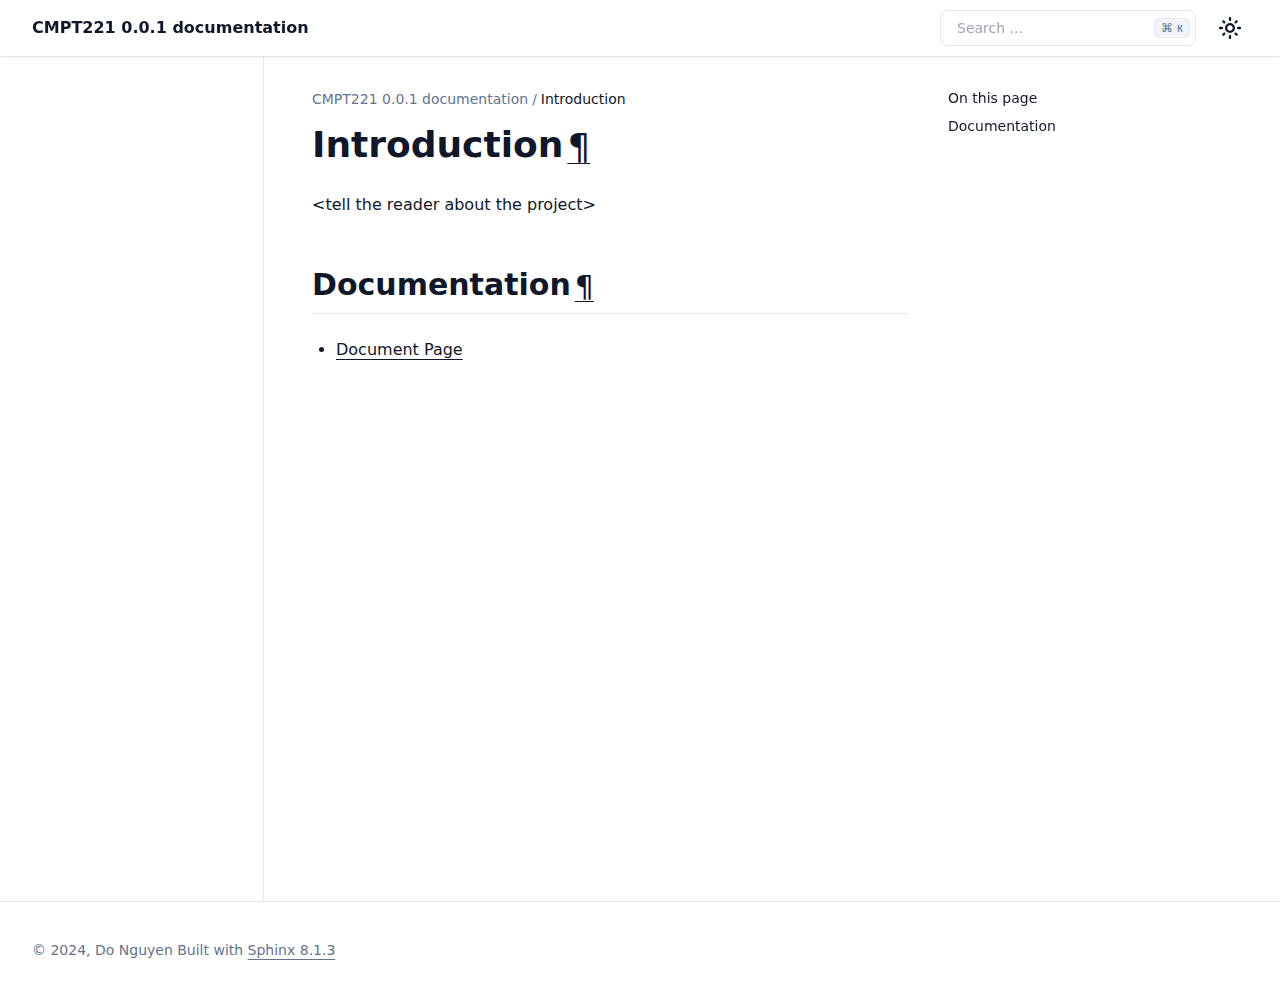
<file: introduction.html>
<!DOCTYPE html>

<html :class="{'dark': darkMode === 'dark' || (darkMode === 'system' &amp;&amp; window.matchMedia('(prefers-color-scheme: dark)').matches)}" class="scroll-smooth" data-content_root="./" lang="en" x-data="{ darkMode: localStorage.getItem('darkMode') || localStorage.setItem('darkMode', 'system'), activeSection: '' }" x-init="$watch('darkMode', val =&gt; localStorage.setItem('darkMode', val))">
<head>
<meta content="width=device-width, initial-scale=1.0" name="viewport"/>
<meta charset="utf-8"/>
<meta content="white" media="(prefers-color-scheme: light)" name="theme-color"/>
<meta content="black" media="(prefers-color-scheme: dark)" name="theme-color"/>
<meta content="width=device-width, initial-scale=1" name="viewport"/>
<title>Introduction | CMPT221 0.0.1 documentation</title>
<meta content="Introduction | CMPT221 0.0.1 documentation" property="og:title"/>
<meta content="Introduction | CMPT221 0.0.1 documentation" name="twitter:title"/>
<link href="_static/pygments.css?v=8d216cef" rel="stylesheet" type="text/css"/>
<link href="_static/theme.css?v=42baaae4" rel="stylesheet" type="text/css"/>
<link href="search.html" rel="search" title="Search"/>
<link href="genindex.html" rel="index" title="Index"/>
<script>
    <!-- Prevent Flash of wrong theme -->
      const userPreference = localStorage.getItem('darkMode');
      let mode;
      if (userPreference === 'dark' || window.matchMedia('(prefers-color-scheme: dark)').matches) {
        mode = 'dark';
        document.documentElement.classList.add('dark');
      } else {
        mode = 'light';
      }
      if (!userPreference) {localStorage.setItem('darkMode', mode)}
    </script>
</head>
<body :class="{ 'overflow-hidden': showSidebar }" class="min-h-screen font-sans antialiased bg-background text-foreground" x-data="{ showSidebar: false, showScrollTop: false }">
<div @click.self="showSidebar = false" class="fixed inset-0 z-50 overflow-hidden bg-background/80 backdrop-blur-sm md:hidden" x-cloak="" x-show="showSidebar"></div><div class="relative flex flex-col min-h-screen" id="page"><a class="absolute top-0 left-0 z-[100] block bg-background p-4 text-xl transition -translate-x-full opacity-0 focus:translate-x-0 focus:opacity-100" href="#content">
      Skip to content
    </a><header class="sticky top-0 z-40 w-full border-b shadow-sm border-border supports-backdrop-blur:bg-background/60 bg-background/95 backdrop-blur"><div class="container flex items-center h-14">
<div class="hidden mr-4 md:flex">
<a class="flex items-center mr-6" href="index.html"><span class="hidden font-bold sm:inline-block text-clip whitespace-nowrap">CMPT221 0.0.1 documentation</span>
</a></div><button @click="showSidebar = true" class="inline-flex items-center justify-center h-10 px-0 py-2 mr-2 text-base font-medium transition-colors rounded-md hover:text-accent-foreground hover:bg-transparent md:hidden" type="button">
<svg aria-hidden="true" fill="currentColor" height="24" viewbox="0 96 960 960" width="24" xmlns="http://www.w3.org/2000/svg">
<path d="M152.587 825.087q-19.152 0-32.326-13.174t-13.174-32.326q0-19.152 13.174-32.326t32.326-13.174h440q19.152 0 32.326 13.174t13.174 32.326q0 19.152-13.174 32.326t-32.326 13.174h-440Zm0-203.587q-19.152 0-32.326-13.174T107.087 576q0-19.152 13.174-32.326t32.326-13.174h320q19.152 0 32.326 13.174T518.087 576q0 19.152-13.174 32.326T472.587 621.5h-320Zm0-203.587q-19.152 0-32.326-13.174t-13.174-32.326q0-19.152 13.174-32.326t32.326-13.174h440q19.152 0 32.326 13.174t13.174 32.326q0 19.152-13.174 32.326t-32.326 13.174h-440ZM708.913 576l112.174 112.174q12.674 12.674 12.674 31.826t-12.674 31.826Q808.413 764.5 789.261 764.5t-31.826-12.674l-144-144Q600 594.391 600 576t13.435-31.826l144-144q12.674-12.674 31.826-12.674t31.826 12.674q12.674 12.674 12.674 31.826t-12.674 31.826L708.913 576Z"></path>
</svg>
<span class="sr-only">Toggle navigation menu</span>
</button>
<div class="flex items-center justify-between flex-1 space-x-2 sm:space-x-4 md:justify-end">
<div class="flex-1 w-full md:w-auto md:flex-none"><form @keydown.k.window.meta="$refs.search.focus()" action="search.html" class="relative flex items-center group" id="searchbox" method="get">
<input aria-label="Search the docs" class="inline-flex items-center font-medium transition-colors bg-transparent focus-visible:outline-none focus-visible:ring-2 focus-visible:ring-ring focus-visible:ring-offset-2 ring-offset-background border border-input hover:bg-accent focus:bg-accent hover:text-accent-foreground focus:text-accent-foreground hover:placeholder-accent-foreground py-2 px-4 relative h-9 w-full justify-start rounded-[0.5rem] text-sm text-muted-foreground sm:pr-12 md:w-40 lg:w-64" id="search-input" name="q" placeholder="Search ..." type="search" x-ref="search"/>
<kbd class="pointer-events-none absolute right-1.5 top-2 hidden h-5 select-none text-muted-foreground items-center gap-1 rounded border border-border bg-muted px-1.5 font-mono text-[10px] font-medium opacity-100 sm:flex group-hover:bg-accent group-hover:text-accent-foreground">
<span class="text-xs">⌘</span>
    K
  </kbd>
</form>
</div>
<nav class="flex items-center space-x-1">
<button @click="darkMode = darkMode === 'light' ? 'dark' : 'light'" aria-label="Color theme switcher" class="relative inline-flex items-center justify-center px-0 text-sm font-medium transition-colors rounded-md hover:bg-accent hover:text-accent-foreground h-9 w-9" type="button">
<svg class="absolute transition-all scale-100 rotate-0 dark:-rotate-90 dark:scale-0" fill="currentColor" height="24" viewbox="0 96 960 960" width="24" xmlns="http://www.w3.org/2000/svg">
<path d="M480 685q45.456 0 77.228-31.772Q589 621.456 589 576q0-45.456-31.772-77.228Q525.456 467 480 467q-45.456 0-77.228 31.772Q371 530.544 371 576q0 45.456 31.772 77.228Q434.544 685 480 685Zm0 91q-83 0-141.5-58.5T280 576q0-83 58.5-141.5T480 376q83 0 141.5 58.5T680 576q0 83-58.5 141.5T480 776ZM80 621.5q-19.152 0-32.326-13.174T34.5 576q0-19.152 13.174-32.326T80 530.5h80q19.152 0 32.326 13.174T205.5 576q0 19.152-13.174 32.326T160 621.5H80Zm720 0q-19.152 0-32.326-13.174T754.5 576q0-19.152 13.174-32.326T800 530.5h80q19.152 0 32.326 13.174T925.5 576q0 19.152-13.174 32.326T880 621.5h-80Zm-320-320q-19.152 0-32.326-13.174T434.5 256v-80q0-19.152 13.174-32.326T480 130.5q19.152 0 32.326 13.174T525.5 176v80q0 19.152-13.174 32.326T480 301.5Zm0 720q-19.152 0-32.326-13.17Q434.5 995.152 434.5 976v-80q0-19.152 13.174-32.326T480 850.5q19.152 0 32.326 13.174T525.5 896v80q0 19.152-13.174 32.33-13.174 13.17-32.326 13.17ZM222.174 382.065l-43-42Q165.5 327.391 166 308.239t13.174-33.065q13.435-13.674 32.587-13.674t32.065 13.674l42.239 43q12.674 13.435 12.555 31.706-.12 18.272-12.555 31.946-12.674 13.674-31.445 13.413-18.772-.261-32.446-13.174Zm494 494.761-42.239-43q-12.674-13.435-12.674-32.087t12.674-31.565Q686.609 756.5 705.38 757q18.772.5 32.446 13.174l43 41.761Q794.5 824.609 794 843.761t-13.174 33.065Q767.391 890.5 748.239 890.5t-32.065-13.674Zm-42-494.761Q660.5 369.391 661 350.62q.5-18.772 13.174-32.446l41.761-43Q728.609 261.5 747.761 262t33.065 13.174q13.674 13.435 13.674 32.587t-13.674 32.065l-43 42.239q-13.435 12.674-31.706 12.555-18.272-.12-31.946-12.555Zm-495 494.761Q165.5 863.391 165.5 844.239t13.674-32.065l43-42.239q13.435-12.674 32.087-12.674t31.565 12.674Q299.5 782.609 299 801.38q-.5 18.772-13.174 32.446l-41.761 43Q231.391 890.5 212.239 890t-33.065-13.174ZM480 576Z"></path>
</svg>
<svg class="absolute transition-all scale-0 rotate-90 dark:rotate-0 dark:scale-100" fill="currentColor" height="24" viewbox="0 96 960 960" width="24" xmlns="http://www.w3.org/2000/svg">
<path d="M480 936q-151 0-255.5-104.5T120 576q0-138 90-239.5T440 218q25-3 39 18t-1 44q-17 26-25.5 55t-8.5 61q0 90 63 153t153 63q31 0 61.5-9t54.5-25q21-14 43-1.5t19 39.5q-14 138-117.5 229T480 936Zm0-80q88 0 158-48.5T740 681q-20 5-40 8t-40 3q-123 0-209.5-86.5T364 396q0-20 3-40t8-40q-78 32-126.5 102T200 576q0 116 82 198t198 82Zm-10-270Z"></path>
</svg>
</button>
</nav>
</div>
</div>
</header>
<div class="flex-1"><div class="container flex-1 items-start md:grid md:grid-cols-[220px_minmax(0,1fr)] md:gap-6 lg:grid-cols-[240px_minmax(0,1fr)] lg:gap-10"><aside :aria-hidden="!showSidebar" :class="{ 'translate-x-0': showSidebar }" class="fixed inset-y-0 left-0 md:top-14 z-50 md:z-30 bg-background md:bg-transparent transition-all duration-100 -translate-x-full md:translate-x-0 ml-0 p-6 md:p-0 md:-ml-2 md:h-[calc(100vh-3.5rem)] w-5/6 md:w-full shrink-0 overflow-y-auto border-r border-border md:sticky" id="left-sidebar">
<a class="!justify-start text-sm md:!hidden bg-background" href="index.html"><span class="font-bold text-clip whitespace-nowrap">CMPT221 0.0.1 documentation</span>
</a>
<div class="relative overflow-hidden md:overflow-auto my-4 md:my-0 h-[calc(100vh-8rem)] md:h-auto">
<div class="overflow-y-auto h-full w-full relative pr-6"><nav class="table w-full min-w-full my-6 lg:my-8">
</nav>
</div>
</div>
<button @click="showSidebar = false" class="absolute md:hidden right-4 top-4 rounded-sm opacity-70 transition-opacity hover:opacity-100" type="button">
<svg class="h-4 w-4" fill="currentColor" height="24" stroke="none" viewbox="0 96 960 960" width="24" xmlns="http://www.w3.org/2000/svg">
<path d="M480 632 284 828q-11 11-28 11t-28-11q-11-11-11-28t11-28l196-196-196-196q-11-11-11-28t11-28q11-11 28-11t28 11l196 196 196-196q11-11 28-11t28 11q11 11 11 28t-11 28L536 576l196 196q11 11 11 28t-11 28q-11 11-28 11t-28-11L480 632Z"></path>
</svg>
</button>
</aside>
<main class="relative py-6 lg:gap-10 lg:py-8 xl:grid xl:grid-cols-[1fr_300px]">
<div class="w-full min-w-0 mx-auto">
<nav aria-label="breadcrumbs" class="flex items-center mb-4 space-x-1 text-sm text-muted-foreground">
<a class="overflow-hidden text-ellipsis whitespace-nowrap hover:text-foreground" href="index.html">
<span class="hidden md:inline">CMPT221 0.0.1 documentation</span>
<svg aria-label="Home" class="md:hidden" fill="currentColor" height="18" stroke="none" viewbox="0 96 960 960" width="18" xmlns="http://www.w3.org/2000/svg">
<path d="M240 856h120V616h240v240h120V496L480 316 240 496v360Zm-80 80V456l320-240 320 240v480H520V696h-80v240H160Zm320-350Z"></path>
</svg>
</a>
<div class="mr-1">/</div><span aria-current="page" class="font-medium text-foreground overflow-hidden text-ellipsis whitespace-nowrap">Introduction</span>
</nav>
<div id="content" role="main">
<section id="introduction">
<span id="id1"></span><h1>Introduction<a class="headerlink" href="#introduction" title="Link to this heading">¶</a></h1>
<p>&lt;tell the reader about the project&gt;</p>
<section id="documentation">
<h2>Documentation<a class="headerlink" href="#documentation" title="Link to this heading" x-intersect.margin.0%.0%.-70%.0%="activeSection = '#documentation'">¶</a></h2>
<ul class="simple">
<li><p><a class="reference external" href="&lt;linktogithubpages&gt;">Document Page</a></p></li>
</ul>
</section>
</section>
</div></div><aside class="hidden text-sm xl:block" id="right-sidebar">
<div class="sticky top-16 -mt-10 max-h-[calc(100vh-5rem)] overflow-y-auto pt-6 space-y-2"><p class="font-medium">On this page</p>
<ul>
<li><a :data-current="activeSection === '#documentation'" class="reference internal" href="#documentation">Documentation</a></li>
</ul>
</div>
</aside>
</main>
</div>
</div><footer class="py-6 border-t border-border md:py-0">
<div class="container flex flex-col items-center justify-between gap-4 md:h-24 md:flex-row">
<div class="flex flex-col items-center gap-4 px-8 md:flex-row md:gap-2 md:px-0">
<p class="text-sm leading-loose text-center text-muted-foreground md:text-left">© 2024, Do Nguyen Built with <a class="font-medium underline underline-offset-4" href="https://www.sphinx-doc.org" rel="noreferrer">Sphinx 8.1.3</a></p>
</div>
</div>
</footer>
</div>
<script src="_static/documentation_options.js?v=d45e8c67"></script>
<script src="_static/doctools.js?v=9bcbadda"></script>
<script src="_static/sphinx_highlight.js?v=dc90522c"></script>
<script defer="defer" src="_static/theme.js?v=073f68d9"></script>
</body>
</html>
</file>
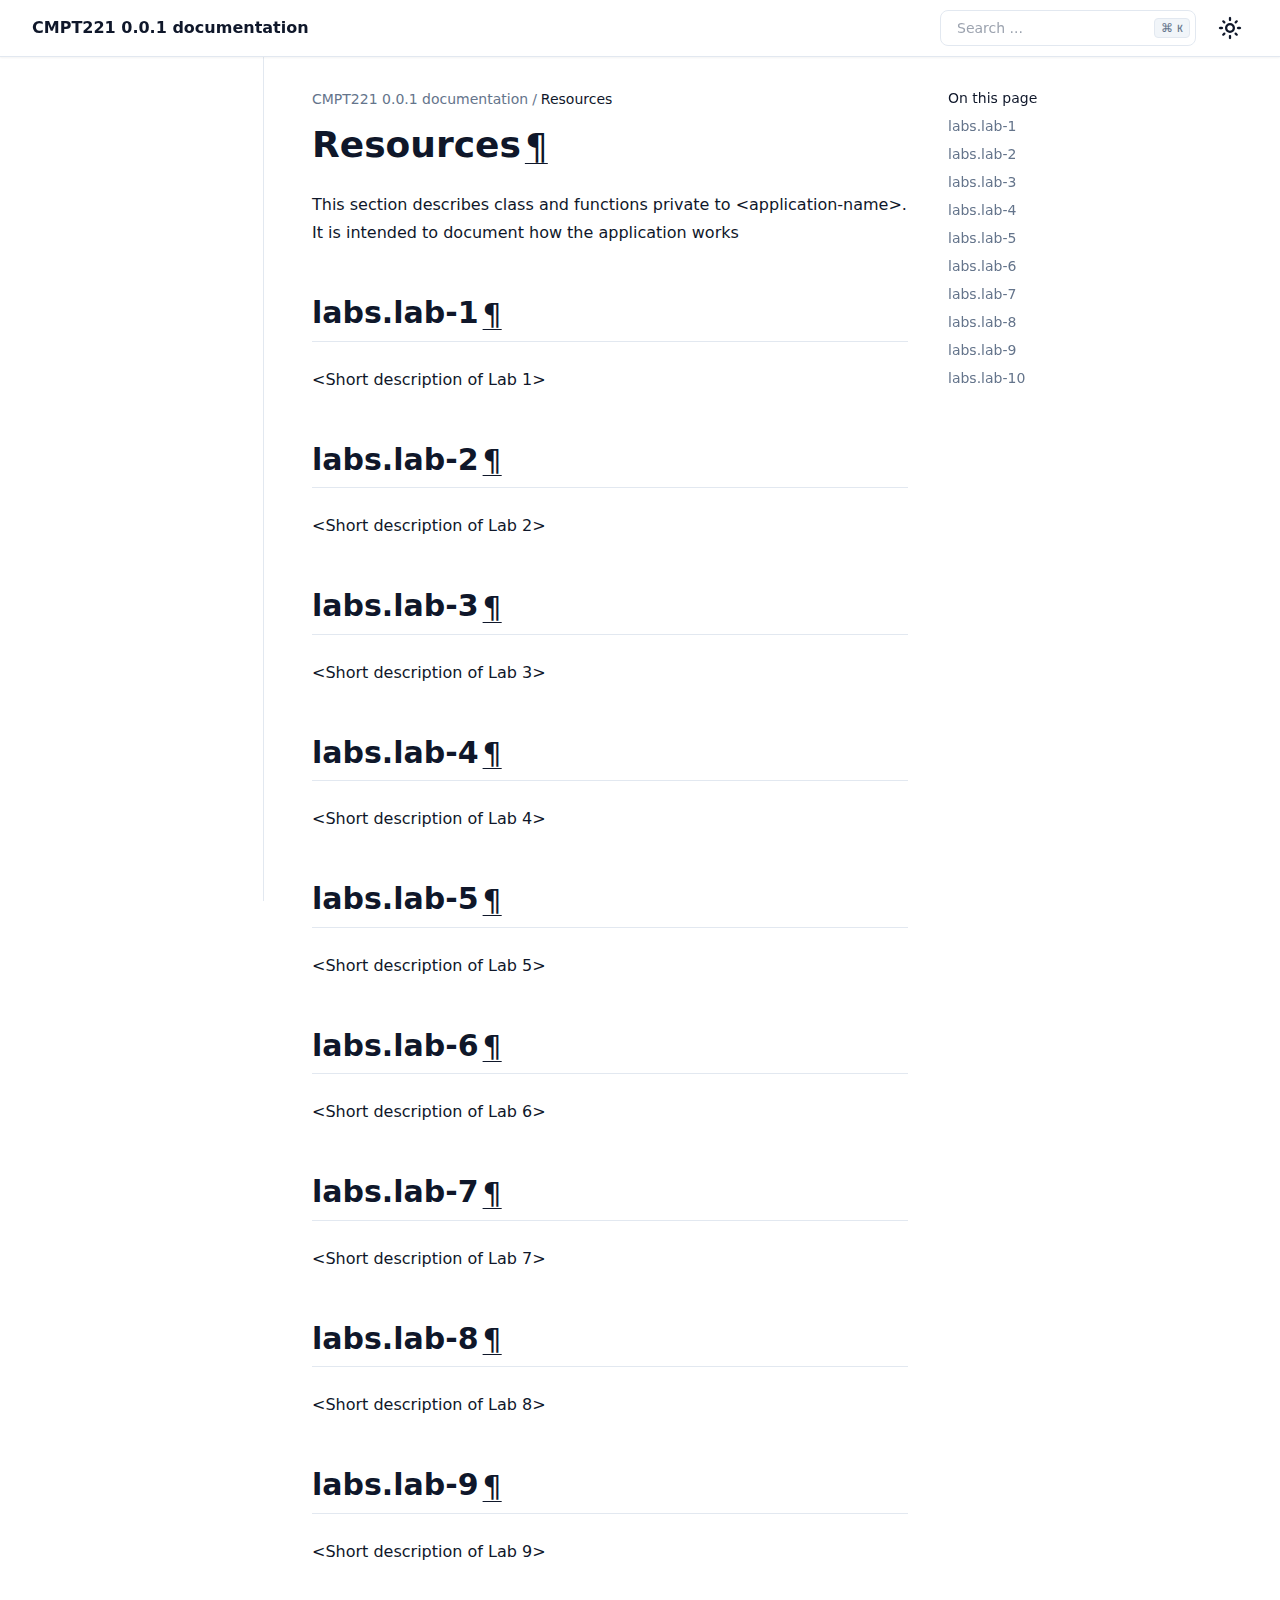
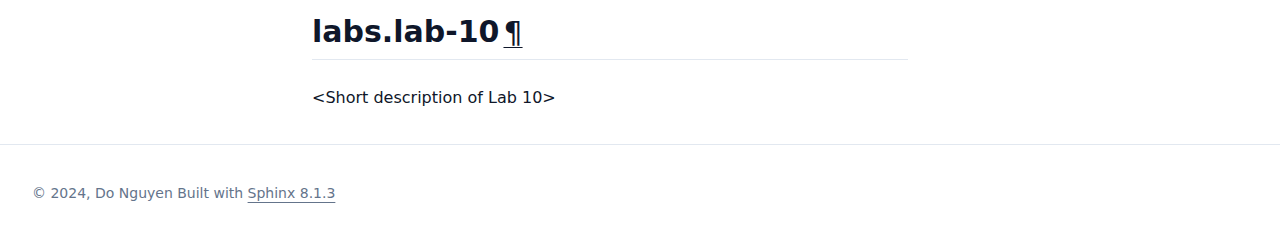
<file: resources.html>
<!DOCTYPE html>

<html :class="{'dark': darkMode === 'dark' || (darkMode === 'system' &amp;&amp; window.matchMedia('(prefers-color-scheme: dark)').matches)}" class="scroll-smooth" data-content_root="./" lang="en" x-data="{ darkMode: localStorage.getItem('darkMode') || localStorage.setItem('darkMode', 'system'), activeSection: '' }" x-init="$watch('darkMode', val =&gt; localStorage.setItem('darkMode', val))">
<head>
<meta content="width=device-width, initial-scale=1.0" name="viewport"/>
<meta charset="utf-8"/>
<meta content="white" media="(prefers-color-scheme: light)" name="theme-color"/>
<meta content="black" media="(prefers-color-scheme: dark)" name="theme-color"/>
<meta content="width=device-width, initial-scale=1" name="viewport"/>
<title>Resources | CMPT221 0.0.1 documentation</title>
<meta content="Resources | CMPT221 0.0.1 documentation" property="og:title"/>
<meta content="Resources | CMPT221 0.0.1 documentation" name="twitter:title"/>
<link href="_static/pygments.css?v=8d216cef" rel="stylesheet" type="text/css"/>
<link href="_static/theme.css?v=42baaae4" rel="stylesheet" type="text/css"/>
<link href="search.html" rel="search" title="Search"/>
<link href="genindex.html" rel="index" title="Index"/>
<script>
    <!-- Prevent Flash of wrong theme -->
      const userPreference = localStorage.getItem('darkMode');
      let mode;
      if (userPreference === 'dark' || window.matchMedia('(prefers-color-scheme: dark)').matches) {
        mode = 'dark';
        document.documentElement.classList.add('dark');
      } else {
        mode = 'light';
      }
      if (!userPreference) {localStorage.setItem('darkMode', mode)}
    </script>
</head>
<body :class="{ 'overflow-hidden': showSidebar }" class="min-h-screen font-sans antialiased bg-background text-foreground" x-data="{ showSidebar: false, showScrollTop: false }">
<div @click.self="showSidebar = false" class="fixed inset-0 z-50 overflow-hidden bg-background/80 backdrop-blur-sm md:hidden" x-cloak="" x-show="showSidebar"></div><div class="relative flex flex-col min-h-screen" id="page"><a class="absolute top-0 left-0 z-[100] block bg-background p-4 text-xl transition -translate-x-full opacity-0 focus:translate-x-0 focus:opacity-100" href="#content">
      Skip to content
    </a><header class="sticky top-0 z-40 w-full border-b shadow-sm border-border supports-backdrop-blur:bg-background/60 bg-background/95 backdrop-blur"><div class="container flex items-center h-14">
<div class="hidden mr-4 md:flex">
<a class="flex items-center mr-6" href="index.html"><span class="hidden font-bold sm:inline-block text-clip whitespace-nowrap">CMPT221 0.0.1 documentation</span>
</a></div><button @click="showSidebar = true" class="inline-flex items-center justify-center h-10 px-0 py-2 mr-2 text-base font-medium transition-colors rounded-md hover:text-accent-foreground hover:bg-transparent md:hidden" type="button">
<svg aria-hidden="true" fill="currentColor" height="24" viewbox="0 96 960 960" width="24" xmlns="http://www.w3.org/2000/svg">
<path d="M152.587 825.087q-19.152 0-32.326-13.174t-13.174-32.326q0-19.152 13.174-32.326t32.326-13.174h440q19.152 0 32.326 13.174t13.174 32.326q0 19.152-13.174 32.326t-32.326 13.174h-440Zm0-203.587q-19.152 0-32.326-13.174T107.087 576q0-19.152 13.174-32.326t32.326-13.174h320q19.152 0 32.326 13.174T518.087 576q0 19.152-13.174 32.326T472.587 621.5h-320Zm0-203.587q-19.152 0-32.326-13.174t-13.174-32.326q0-19.152 13.174-32.326t32.326-13.174h440q19.152 0 32.326 13.174t13.174 32.326q0 19.152-13.174 32.326t-32.326 13.174h-440ZM708.913 576l112.174 112.174q12.674 12.674 12.674 31.826t-12.674 31.826Q808.413 764.5 789.261 764.5t-31.826-12.674l-144-144Q600 594.391 600 576t13.435-31.826l144-144q12.674-12.674 31.826-12.674t31.826 12.674q12.674 12.674 12.674 31.826t-12.674 31.826L708.913 576Z"></path>
</svg>
<span class="sr-only">Toggle navigation menu</span>
</button>
<div class="flex items-center justify-between flex-1 space-x-2 sm:space-x-4 md:justify-end">
<div class="flex-1 w-full md:w-auto md:flex-none"><form @keydown.k.window.meta="$refs.search.focus()" action="search.html" class="relative flex items-center group" id="searchbox" method="get">
<input aria-label="Search the docs" class="inline-flex items-center font-medium transition-colors bg-transparent focus-visible:outline-none focus-visible:ring-2 focus-visible:ring-ring focus-visible:ring-offset-2 ring-offset-background border border-input hover:bg-accent focus:bg-accent hover:text-accent-foreground focus:text-accent-foreground hover:placeholder-accent-foreground py-2 px-4 relative h-9 w-full justify-start rounded-[0.5rem] text-sm text-muted-foreground sm:pr-12 md:w-40 lg:w-64" id="search-input" name="q" placeholder="Search ..." type="search" x-ref="search"/>
<kbd class="pointer-events-none absolute right-1.5 top-2 hidden h-5 select-none text-muted-foreground items-center gap-1 rounded border border-border bg-muted px-1.5 font-mono text-[10px] font-medium opacity-100 sm:flex group-hover:bg-accent group-hover:text-accent-foreground">
<span class="text-xs">⌘</span>
    K
  </kbd>
</form>
</div>
<nav class="flex items-center space-x-1">
<button @click="darkMode = darkMode === 'light' ? 'dark' : 'light'" aria-label="Color theme switcher" class="relative inline-flex items-center justify-center px-0 text-sm font-medium transition-colors rounded-md hover:bg-accent hover:text-accent-foreground h-9 w-9" type="button">
<svg class="absolute transition-all scale-100 rotate-0 dark:-rotate-90 dark:scale-0" fill="currentColor" height="24" viewbox="0 96 960 960" width="24" xmlns="http://www.w3.org/2000/svg">
<path d="M480 685q45.456 0 77.228-31.772Q589 621.456 589 576q0-45.456-31.772-77.228Q525.456 467 480 467q-45.456 0-77.228 31.772Q371 530.544 371 576q0 45.456 31.772 77.228Q434.544 685 480 685Zm0 91q-83 0-141.5-58.5T280 576q0-83 58.5-141.5T480 376q83 0 141.5 58.5T680 576q0 83-58.5 141.5T480 776ZM80 621.5q-19.152 0-32.326-13.174T34.5 576q0-19.152 13.174-32.326T80 530.5h80q19.152 0 32.326 13.174T205.5 576q0 19.152-13.174 32.326T160 621.5H80Zm720 0q-19.152 0-32.326-13.174T754.5 576q0-19.152 13.174-32.326T800 530.5h80q19.152 0 32.326 13.174T925.5 576q0 19.152-13.174 32.326T880 621.5h-80Zm-320-320q-19.152 0-32.326-13.174T434.5 256v-80q0-19.152 13.174-32.326T480 130.5q19.152 0 32.326 13.174T525.5 176v80q0 19.152-13.174 32.326T480 301.5Zm0 720q-19.152 0-32.326-13.17Q434.5 995.152 434.5 976v-80q0-19.152 13.174-32.326T480 850.5q19.152 0 32.326 13.174T525.5 896v80q0 19.152-13.174 32.33-13.174 13.17-32.326 13.17ZM222.174 382.065l-43-42Q165.5 327.391 166 308.239t13.174-33.065q13.435-13.674 32.587-13.674t32.065 13.674l42.239 43q12.674 13.435 12.555 31.706-.12 18.272-12.555 31.946-12.674 13.674-31.445 13.413-18.772-.261-32.446-13.174Zm494 494.761-42.239-43q-12.674-13.435-12.674-32.087t12.674-31.565Q686.609 756.5 705.38 757q18.772.5 32.446 13.174l43 41.761Q794.5 824.609 794 843.761t-13.174 33.065Q767.391 890.5 748.239 890.5t-32.065-13.674Zm-42-494.761Q660.5 369.391 661 350.62q.5-18.772 13.174-32.446l41.761-43Q728.609 261.5 747.761 262t33.065 13.174q13.674 13.435 13.674 32.587t-13.674 32.065l-43 42.239q-13.435 12.674-31.706 12.555-18.272-.12-31.946-12.555Zm-495 494.761Q165.5 863.391 165.5 844.239t13.674-32.065l43-42.239q13.435-12.674 32.087-12.674t31.565 12.674Q299.5 782.609 299 801.38q-.5 18.772-13.174 32.446l-41.761 43Q231.391 890.5 212.239 890t-33.065-13.174ZM480 576Z"></path>
</svg>
<svg class="absolute transition-all scale-0 rotate-90 dark:rotate-0 dark:scale-100" fill="currentColor" height="24" viewbox="0 96 960 960" width="24" xmlns="http://www.w3.org/2000/svg">
<path d="M480 936q-151 0-255.5-104.5T120 576q0-138 90-239.5T440 218q25-3 39 18t-1 44q-17 26-25.5 55t-8.5 61q0 90 63 153t153 63q31 0 61.5-9t54.5-25q21-14 43-1.5t19 39.5q-14 138-117.5 229T480 936Zm0-80q88 0 158-48.5T740 681q-20 5-40 8t-40 3q-123 0-209.5-86.5T364 396q0-20 3-40t8-40q-78 32-126.5 102T200 576q0 116 82 198t198 82Zm-10-270Z"></path>
</svg>
</button>
</nav>
</div>
</div>
</header>
<div class="flex-1"><div class="container flex-1 items-start md:grid md:grid-cols-[220px_minmax(0,1fr)] md:gap-6 lg:grid-cols-[240px_minmax(0,1fr)] lg:gap-10"><aside :aria-hidden="!showSidebar" :class="{ 'translate-x-0': showSidebar }" class="fixed inset-y-0 left-0 md:top-14 z-50 md:z-30 bg-background md:bg-transparent transition-all duration-100 -translate-x-full md:translate-x-0 ml-0 p-6 md:p-0 md:-ml-2 md:h-[calc(100vh-3.5rem)] w-5/6 md:w-full shrink-0 overflow-y-auto border-r border-border md:sticky" id="left-sidebar">
<a class="!justify-start text-sm md:!hidden bg-background" href="index.html"><span class="font-bold text-clip whitespace-nowrap">CMPT221 0.0.1 documentation</span>
</a>
<div class="relative overflow-hidden md:overflow-auto my-4 md:my-0 h-[calc(100vh-8rem)] md:h-auto">
<div class="overflow-y-auto h-full w-full relative pr-6"><nav class="table w-full min-w-full my-6 lg:my-8">
</nav>
</div>
</div>
<button @click="showSidebar = false" class="absolute md:hidden right-4 top-4 rounded-sm opacity-70 transition-opacity hover:opacity-100" type="button">
<svg class="h-4 w-4" fill="currentColor" height="24" stroke="none" viewbox="0 96 960 960" width="24" xmlns="http://www.w3.org/2000/svg">
<path d="M480 632 284 828q-11 11-28 11t-28-11q-11-11-11-28t11-28l196-196-196-196q-11-11-11-28t11-28q11-11 28-11t28 11l196 196 196-196q11-11 28-11t28 11q11 11 11 28t-11 28L536 576l196 196q11 11 11 28t-11 28q-11 11-28 11t-28-11L480 632Z"></path>
</svg>
</button>
</aside>
<main class="relative py-6 lg:gap-10 lg:py-8 xl:grid xl:grid-cols-[1fr_300px]">
<div class="w-full min-w-0 mx-auto">
<nav aria-label="breadcrumbs" class="flex items-center mb-4 space-x-1 text-sm text-muted-foreground">
<a class="overflow-hidden text-ellipsis whitespace-nowrap hover:text-foreground" href="index.html">
<span class="hidden md:inline">CMPT221 0.0.1 documentation</span>
<svg aria-label="Home" class="md:hidden" fill="currentColor" height="18" stroke="none" viewbox="0 96 960 960" width="18" xmlns="http://www.w3.org/2000/svg">
<path d="M240 856h120V616h240v240h120V496L480 316 240 496v360Zm-80 80V456l320-240 320 240v480H520V696h-80v240H160Zm320-350Z"></path>
</svg>
</a>
<div class="mr-1">/</div><span aria-current="page" class="font-medium text-foreground overflow-hidden text-ellipsis whitespace-nowrap">Resources</span>
</nav>
<div id="content" role="main">
<section id="resources">
<span id="id1"></span><h1>Resources<a class="headerlink" href="#resources" title="Link to this heading">¶</a></h1>
<p>This section describes class and functions private to &lt;application-name&gt;. It is intended to document how the application works</p>
<section id="labs-lab-1">
<h2>labs.lab-1<a class="headerlink" href="#labs-lab-1" title="Link to this heading" x-intersect.margin.0%.0%.-70%.0%="activeSection = '#labs-lab-1'">¶</a></h2>
<p>&lt;Short description of Lab 1&gt;</p>
</section>
<section id="labs-lab-2">
<h2>labs.lab-2<a class="headerlink" href="#labs-lab-2" title="Link to this heading" x-intersect.margin.0%.0%.-70%.0%="activeSection = '#labs-lab-2'">¶</a></h2>
<p>&lt;Short description of Lab 2&gt;</p>
</section>
<section id="labs-lab-3">
<h2>labs.lab-3<a class="headerlink" href="#labs-lab-3" title="Link to this heading" x-intersect.margin.0%.0%.-70%.0%="activeSection = '#labs-lab-3'">¶</a></h2>
<p>&lt;Short description of Lab 3&gt;</p>
</section>
<section id="labs-lab-4">
<h2>labs.lab-4<a class="headerlink" href="#labs-lab-4" title="Link to this heading" x-intersect.margin.0%.0%.-70%.0%="activeSection = '#labs-lab-4'">¶</a></h2>
<p>&lt;Short description of Lab 4&gt;</p>
</section>
<section id="labs-lab-5">
<h2>labs.lab-5<a class="headerlink" href="#labs-lab-5" title="Link to this heading" x-intersect.margin.0%.0%.-70%.0%="activeSection = '#labs-lab-5'">¶</a></h2>
<p>&lt;Short description of Lab 5&gt;</p>
</section>
<section id="labs-lab-6">
<h2>labs.lab-6<a class="headerlink" href="#labs-lab-6" title="Link to this heading" x-intersect.margin.0%.0%.-70%.0%="activeSection = '#labs-lab-6'">¶</a></h2>
<p>&lt;Short description of Lab 6&gt;</p>
</section>
<section id="labs-lab-7">
<h2>labs.lab-7<a class="headerlink" href="#labs-lab-7" title="Link to this heading" x-intersect.margin.0%.0%.-70%.0%="activeSection = '#labs-lab-7'">¶</a></h2>
<p>&lt;Short description of Lab 7&gt;</p>
</section>
<section id="labs-lab-8">
<h2>labs.lab-8<a class="headerlink" href="#labs-lab-8" title="Link to this heading" x-intersect.margin.0%.0%.-70%.0%="activeSection = '#labs-lab-8'">¶</a></h2>
<p>&lt;Short description of Lab 8&gt;</p>
</section>
<section id="labs-lab-9">
<h2>labs.lab-9<a class="headerlink" href="#labs-lab-9" title="Link to this heading" x-intersect.margin.0%.0%.-70%.0%="activeSection = '#labs-lab-9'">¶</a></h2>
<p>&lt;Short description of Lab 9&gt;</p>
</section>
<section id="labs-lab-10">
<h2>labs.lab-10<a class="headerlink" href="#labs-lab-10" title="Link to this heading" x-intersect.margin.0%.0%.-70%.0%="activeSection = '#labs-lab-10'">¶</a></h2>
<p>&lt;Short description of Lab 10&gt;</p>
</section>
</section>
</div></div><aside class="hidden text-sm xl:block" id="right-sidebar">
<div class="sticky top-16 -mt-10 max-h-[calc(100vh-5rem)] overflow-y-auto pt-6 space-y-2"><p class="font-medium">On this page</p>
<ul>
<li><a :data-current="activeSection === '#labs-lab-1'" class="reference internal" href="#labs-lab-1">labs.lab-1</a></li>
<li><a :data-current="activeSection === '#labs-lab-2'" class="reference internal" href="#labs-lab-2">labs.lab-2</a></li>
<li><a :data-current="activeSection === '#labs-lab-3'" class="reference internal" href="#labs-lab-3">labs.lab-3</a></li>
<li><a :data-current="activeSection === '#labs-lab-4'" class="reference internal" href="#labs-lab-4">labs.lab-4</a></li>
<li><a :data-current="activeSection === '#labs-lab-5'" class="reference internal" href="#labs-lab-5">labs.lab-5</a></li>
<li><a :data-current="activeSection === '#labs-lab-6'" class="reference internal" href="#labs-lab-6">labs.lab-6</a></li>
<li><a :data-current="activeSection === '#labs-lab-7'" class="reference internal" href="#labs-lab-7">labs.lab-7</a></li>
<li><a :data-current="activeSection === '#labs-lab-8'" class="reference internal" href="#labs-lab-8">labs.lab-8</a></li>
<li><a :data-current="activeSection === '#labs-lab-9'" class="reference internal" href="#labs-lab-9">labs.lab-9</a></li>
<li><a :data-current="activeSection === '#labs-lab-10'" class="reference internal" href="#labs-lab-10">labs.lab-10</a></li>
</ul>
</div>
</aside>
</main>
</div>
</div><footer class="py-6 border-t border-border md:py-0">
<div class="container flex flex-col items-center justify-between gap-4 md:h-24 md:flex-row">
<div class="flex flex-col items-center gap-4 px-8 md:flex-row md:gap-2 md:px-0">
<p class="text-sm leading-loose text-center text-muted-foreground md:text-left">© 2024, Do Nguyen Built with <a class="font-medium underline underline-offset-4" href="https://www.sphinx-doc.org" rel="noreferrer">Sphinx 8.1.3</a></p>
</div>
</div>
</footer>
</div>
<script src="_static/documentation_options.js?v=d45e8c67"></script>
<script src="_static/doctools.js?v=9bcbadda"></script>
<script src="_static/sphinx_highlight.js?v=dc90522c"></script>
<script defer="defer" src="_static/theme.js?v=073f68d9"></script>
</body>
</html>
</file>
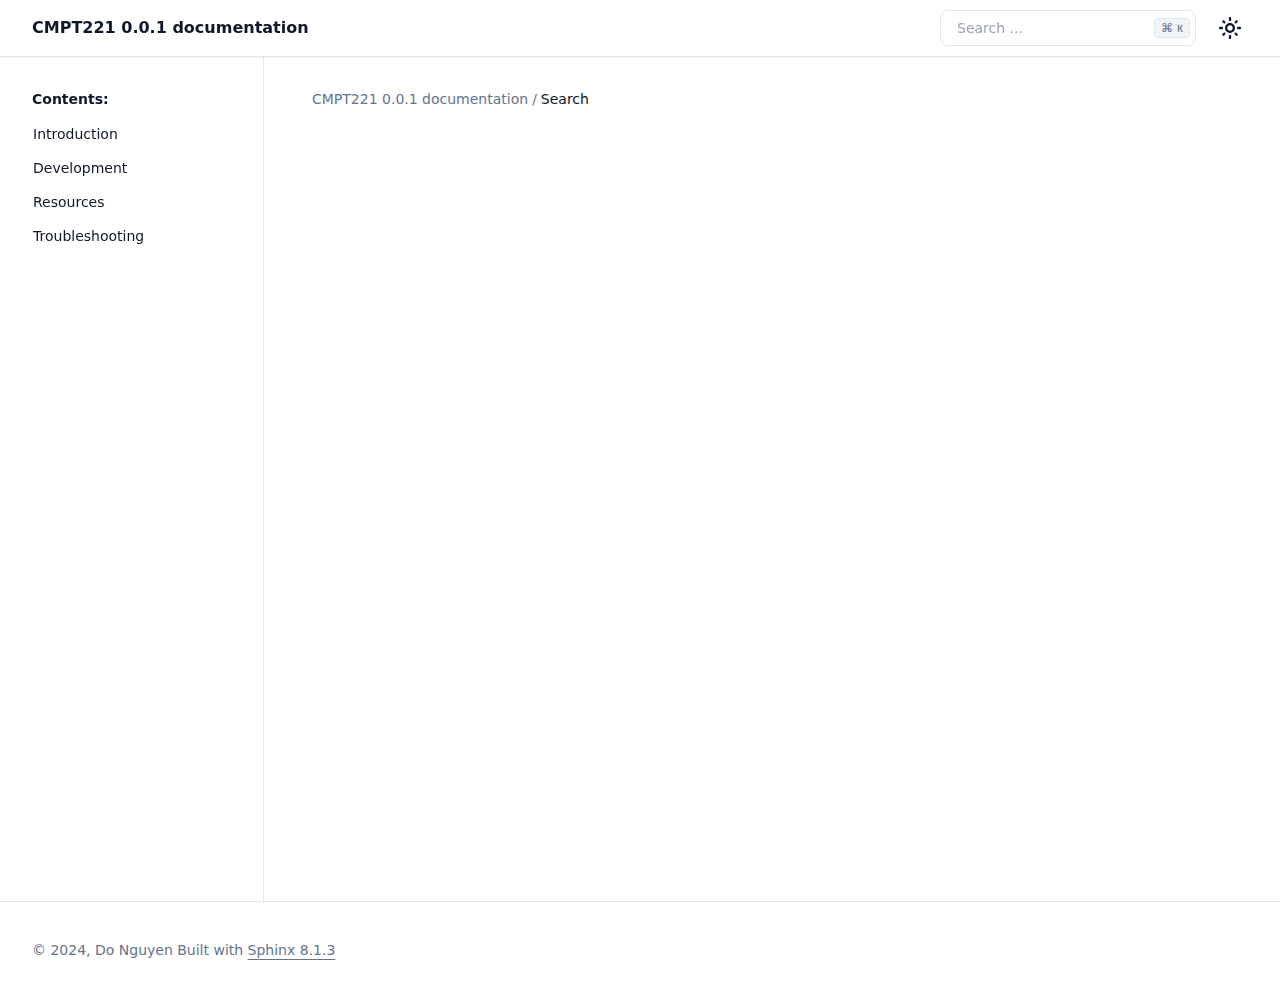
<file: search.html>
<!DOCTYPE html>
<html lang="en"
      data-content_root="./"
      x-data="{ darkMode: localStorage.getItem('darkMode') || localStorage.setItem('darkMode', 'system'), activeSection: '' }"
      x-init="$watch('darkMode', val => localStorage.setItem('darkMode', val))"
      class="scroll-smooth"
      :class="{'dark': darkMode === 'dark' || (darkMode === 'system' && window.matchMedia('(prefers-color-scheme: dark)').matches)}"
>
<head>
  <meta name="viewport" content="width=device-width, initial-scale=1.0" />
  <meta charset="utf-8" />
  <meta name="theme-color" media="(prefers-color-scheme: light)" content="white" />
  <meta name="theme-color" media="(prefers-color-scheme: dark)" content="black" />
  
    <title>Search | CMPT221 0.0.1 documentation</title>
    <meta property="og:title" content="Search | CMPT221 0.0.1 documentation" />
    <meta name="twitter:title" content="Search | CMPT221 0.0.1 documentation" />
      <link rel="stylesheet" type="text/css" href="_static/pygments.css?v=8d216cef" />
      <link rel="stylesheet" type="text/css" href="_static/theme.css?v=42baaae4" />
        <link rel="search" title="Search" href="#" />
        <link rel="index" title="Index" href="genindex.html" />

    <script>
    <!-- Prevent Flash of wrong theme -->
      const userPreference = localStorage.getItem('darkMode');
      let mode;
      if (userPreference === 'dark' || window.matchMedia('(prefers-color-scheme: dark)').matches) {
        mode = 'dark';
        document.documentElement.classList.add('dark');
      } else {
        mode = 'light';
      }
      if (!userPreference) {localStorage.setItem('darkMode', mode)}
    </script>
</head>
  <body x-data="{ showSidebar: false, showScrollTop: false }" class="min-h-screen font-sans antialiased bg-background text-foreground" :class="{ 'overflow-hidden': showSidebar }">
    <div x-cloak x-show="showSidebar" class="fixed inset-0 z-50 overflow-hidden bg-background/80 backdrop-blur-sm md:hidden" @click.self="showSidebar = false"></div><div id="page" class="relative flex flex-col min-h-screen"><a href="#content" class="absolute top-0 left-0 z-[100] block bg-background p-4 text-xl transition -translate-x-full opacity-0 focus:translate-x-0 focus:opacity-100">
      Skip to content
    </a><header
  class="sticky top-0 z-40 w-full border-b shadow-sm border-border supports-backdrop-blur:bg-background/60 bg-background/95 backdrop-blur"><div class="container flex items-center h-14">
    <div class="hidden mr-4 md:flex">
      <a href="index.html" class="flex items-center mr-6"><span class="hidden font-bold sm:inline-block text-clip whitespace-nowrap">CMPT221 0.0.1 documentation</span>
      </a></div><button
      class="inline-flex items-center justify-center h-10 px-0 py-2 mr-2 text-base font-medium transition-colors rounded-md hover:text-accent-foreground hover:bg-transparent md:hidden"
      type="button" @click="showSidebar = true">
      <svg xmlns="http://www.w3.org/2000/svg" height="24" width="24" viewBox="0 96 960 960" aria-hidden="true"
        fill="currentColor">
        <path
          d="M152.587 825.087q-19.152 0-32.326-13.174t-13.174-32.326q0-19.152 13.174-32.326t32.326-13.174h440q19.152 0 32.326 13.174t13.174 32.326q0 19.152-13.174 32.326t-32.326 13.174h-440Zm0-203.587q-19.152 0-32.326-13.174T107.087 576q0-19.152 13.174-32.326t32.326-13.174h320q19.152 0 32.326 13.174T518.087 576q0 19.152-13.174 32.326T472.587 621.5h-320Zm0-203.587q-19.152 0-32.326-13.174t-13.174-32.326q0-19.152 13.174-32.326t32.326-13.174h440q19.152 0 32.326 13.174t13.174 32.326q0 19.152-13.174 32.326t-32.326 13.174h-440ZM708.913 576l112.174 112.174q12.674 12.674 12.674 31.826t-12.674 31.826Q808.413 764.5 789.261 764.5t-31.826-12.674l-144-144Q600 594.391 600 576t13.435-31.826l144-144q12.674-12.674 31.826-12.674t31.826 12.674q12.674 12.674 12.674 31.826t-12.674 31.826L708.913 576Z" />
      </svg>
      <span class="sr-only">Toggle navigation menu</span>
    </button>
    <div class="flex items-center justify-between flex-1 space-x-2 sm:space-x-4 md:justify-end">
      <div class="flex-1 w-full md:w-auto md:flex-none"><form id="searchbox"
      action="#"
      method="get"
      class="relative flex items-center group"
      @keydown.k.window.meta="$refs.search.focus()">
  <input x-ref="search"
          name="q"
          id="search-input"
          type="search"
          aria-label="Search the docs"
          placeholder="Search ..."
          class="inline-flex items-center font-medium transition-colors bg-transparent focus-visible:outline-none focus-visible:ring-2 focus-visible:ring-ring focus-visible:ring-offset-2 ring-offset-background border border-input hover:bg-accent focus:bg-accent hover:text-accent-foreground focus:text-accent-foreground hover:placeholder-accent-foreground py-2 px-4 relative h-9 w-full justify-start rounded-[0.5rem] text-sm text-muted-foreground sm:pr-12 md:w-40 lg:w-64" />
  <kbd class="pointer-events-none absolute right-1.5 top-2 hidden h-5 select-none text-muted-foreground items-center gap-1 rounded border border-border bg-muted px-1.5 font-mono text-[10px] font-medium opacity-100 sm:flex group-hover:bg-accent group-hover:text-accent-foreground">
    <span class="text-xs">⌘</span>
    K
  </kbd>
</form>
      </div>
      <nav class="flex items-center space-x-1">
        <button @click="darkMode = darkMode === 'light' ? 'dark' : 'light'"
          class="relative inline-flex items-center justify-center px-0 text-sm font-medium transition-colors rounded-md hover:bg-accent hover:text-accent-foreground h-9 w-9"
          type="button"
          aria-label="Color theme switcher">
          <svg xmlns="http://www.w3.org/2000/svg" height="24" width="24" viewBox="0 96 960 960" fill="currentColor"
            class="absolute transition-all scale-100 rotate-0 dark:-rotate-90 dark:scale-0">
            <path
              d="M480 685q45.456 0 77.228-31.772Q589 621.456 589 576q0-45.456-31.772-77.228Q525.456 467 480 467q-45.456 0-77.228 31.772Q371 530.544 371 576q0 45.456 31.772 77.228Q434.544 685 480 685Zm0 91q-83 0-141.5-58.5T280 576q0-83 58.5-141.5T480 376q83 0 141.5 58.5T680 576q0 83-58.5 141.5T480 776ZM80 621.5q-19.152 0-32.326-13.174T34.5 576q0-19.152 13.174-32.326T80 530.5h80q19.152 0 32.326 13.174T205.5 576q0 19.152-13.174 32.326T160 621.5H80Zm720 0q-19.152 0-32.326-13.174T754.5 576q0-19.152 13.174-32.326T800 530.5h80q19.152 0 32.326 13.174T925.5 576q0 19.152-13.174 32.326T880 621.5h-80Zm-320-320q-19.152 0-32.326-13.174T434.5 256v-80q0-19.152 13.174-32.326T480 130.5q19.152 0 32.326 13.174T525.5 176v80q0 19.152-13.174 32.326T480 301.5Zm0 720q-19.152 0-32.326-13.17Q434.5 995.152 434.5 976v-80q0-19.152 13.174-32.326T480 850.5q19.152 0 32.326 13.174T525.5 896v80q0 19.152-13.174 32.33-13.174 13.17-32.326 13.17ZM222.174 382.065l-43-42Q165.5 327.391 166 308.239t13.174-33.065q13.435-13.674 32.587-13.674t32.065 13.674l42.239 43q12.674 13.435 12.555 31.706-.12 18.272-12.555 31.946-12.674 13.674-31.445 13.413-18.772-.261-32.446-13.174Zm494 494.761-42.239-43q-12.674-13.435-12.674-32.087t12.674-31.565Q686.609 756.5 705.38 757q18.772.5 32.446 13.174l43 41.761Q794.5 824.609 794 843.761t-13.174 33.065Q767.391 890.5 748.239 890.5t-32.065-13.674Zm-42-494.761Q660.5 369.391 661 350.62q.5-18.772 13.174-32.446l41.761-43Q728.609 261.5 747.761 262t33.065 13.174q13.674 13.435 13.674 32.587t-13.674 32.065l-43 42.239q-13.435 12.674-31.706 12.555-18.272-.12-31.946-12.555Zm-495 494.761Q165.5 863.391 165.5 844.239t13.674-32.065l43-42.239q13.435-12.674 32.087-12.674t31.565 12.674Q299.5 782.609 299 801.38q-.5 18.772-13.174 32.446l-41.761 43Q231.391 890.5 212.239 890t-33.065-13.174ZM480 576Z" />
          </svg>
          <svg xmlns="http://www.w3.org/2000/svg" height="24" width="24" viewBox="0 96 960 960" fill="currentColor"
            class="absolute transition-all scale-0 rotate-90 dark:rotate-0 dark:scale-100">
            <path
              d="M480 936q-151 0-255.5-104.5T120 576q0-138 90-239.5T440 218q25-3 39 18t-1 44q-17 26-25.5 55t-8.5 61q0 90 63 153t153 63q31 0 61.5-9t54.5-25q21-14 43-1.5t19 39.5q-14 138-117.5 229T480 936Zm0-80q88 0 158-48.5T740 681q-20 5-40 8t-40 3q-123 0-209.5-86.5T364 396q0-20 3-40t8-40q-78 32-126.5 102T200 576q0 116 82 198t198 82Zm-10-270Z" />
          </svg>
        </button>
      </nav>
    </div>
  </div>
</header>

    <div class="flex-1"><div class="container flex-1 items-start md:grid md:grid-cols-[220px_minmax(0,1fr)] md:gap-6 lg:grid-cols-[240px_minmax(0,1fr)] lg:gap-10"><aside id="left-sidebar"
  class="fixed inset-y-0 left-0 md:top-14 z-50 md:z-30 bg-background md:bg-transparent transition-all duration-100 -translate-x-full md:translate-x-0 ml-0 p-6 md:p-0 md:-ml-2 md:h-[calc(100vh-3.5rem)] w-5/6 md:w-full shrink-0 overflow-y-auto border-r border-border md:sticky"
  :aria-hidden="!showSidebar" :class="{ 'translate-x-0': showSidebar }">

    <a href="index.html" class="!justify-start text-sm md:!hidden bg-background"><span class="font-bold text-clip whitespace-nowrap">CMPT221 0.0.1 documentation</span>
    </a>

    <div class="relative overflow-hidden md:overflow-auto my-4 md:my-0 h-[calc(100vh-8rem)] md:h-auto">
      <div class="overflow-y-auto h-full w-full relative pr-6"><nav class="table w-full min-w-full my-6 lg:my-8">
  <p class="caption" role="heading"><span class="caption-text">Contents:</span></p>
<ul>
<li class="toctree-l1"><a class="reference internal" href="introduction.html">Introduction</a></li>
<li class="toctree-l1"><a class="reference internal" href="development.html">Development</a></li>
<li class="toctree-l1"><a class="reference internal" href="resources.html">Resources</a></li>
<li class="toctree-l1"><a class="reference internal" href="troubleshooting.html">Troubleshooting</a></li>
</ul>

</nav>
      </div>
    </div>
    <button type="button" @click="showSidebar = false"
      class="absolute md:hidden right-4 top-4 rounded-sm opacity-70 transition-opacity hover:opacity-100">
      <svg xmlns="http://www.w3.org/2000/svg" height="24" width="24" viewBox="0 96 960 960" fill="currentColor"
        stroke="none" class="h-4 w-4">
        <path
          d="M480 632 284 828q-11 11-28 11t-28-11q-11-11-11-28t11-28l196-196-196-196q-11-11-11-28t11-28q11-11 28-11t28 11l196 196 196-196q11-11 28-11t28 11q11 11 11 28t-11 28L536 576l196 196q11 11 11 28t-11 28q-11 11-28 11t-28-11L480 632Z" />
      </svg>
    </button>
  </aside>
        <main class="relative py-6 lg:gap-10 lg:py-8 xl:grid xl:grid-cols-[1fr_300px]">
  <div class="w-full min-w-0 mx-auto">
<nav aria-label="breadcrumbs"
     class="flex items-center mb-4 space-x-1 text-sm text-muted-foreground">
  <a class="overflow-hidden text-ellipsis whitespace-nowrap hover:text-foreground"
     href="index.html">
    <span class="hidden md:inline">CMPT221 0.0.1 documentation</span>
    <svg xmlns="http://www.w3.org/2000/svg"
         height="18"
         width="18"
         viewBox="0 96 960 960"
         aria-label="Home"
         fill="currentColor"
         stroke="none"
         class="md:hidden">
      <path d="M240 856h120V616h240v240h120V496L480 316 240 496v360Zm-80 80V456l320-240 320 240v480H520V696h-80v240H160Zm320-350Z" />
    </svg>
  </a>
  
<div class="mr-1">/</div><span aria-current="page"
        class="font-medium text-foreground overflow-hidden text-ellipsis whitespace-nowrap">Search</span>
</nav>
    <div id="content" role="main">
      <div id="fallback" class="my-8 text-sm text-red-700">
        <script>document.querySelector("#fallback").style.display = "none"</script>Please activate Javascript to enable searching the documentation.</div>
      <div id="search-results"></div>
    </div>
  </div>

        </main>
      </div>
    </div><footer class="py-6 border-t border-border md:py-0">
    <div class="container flex flex-col items-center justify-between gap-4 md:h-24 md:flex-row">
      <div class="flex flex-col items-center gap-4 px-8 md:flex-row md:gap-2 md:px-0">
        <p class="text-sm leading-loose text-center text-muted-foreground md:text-left">© 2024, Do Nguyen&nbsp;Built with <a class="font-medium underline underline-offset-4"
    href="https://www.sphinx-doc.org"
    rel="noreferrer">Sphinx 8.1.3</a></p>
</div>
</div>
</footer>
  </div>
  
  
    <script src="_static/documentation_options.js?v=d45e8c67"></script>
    <script src="_static/doctools.js?v=9bcbadda"></script>
    <script src="_static/sphinx_highlight.js?v=dc90522c"></script>
    <script defer="defer" src="_static/theme.js?v=073f68d9"></script>
  
  <script src="_static/searchtools.js" defer></script>
  <script src="_static/language_data.js" defer></script>
  <script src="searchindex.js" defer></script>

</body>
</html>
</file>
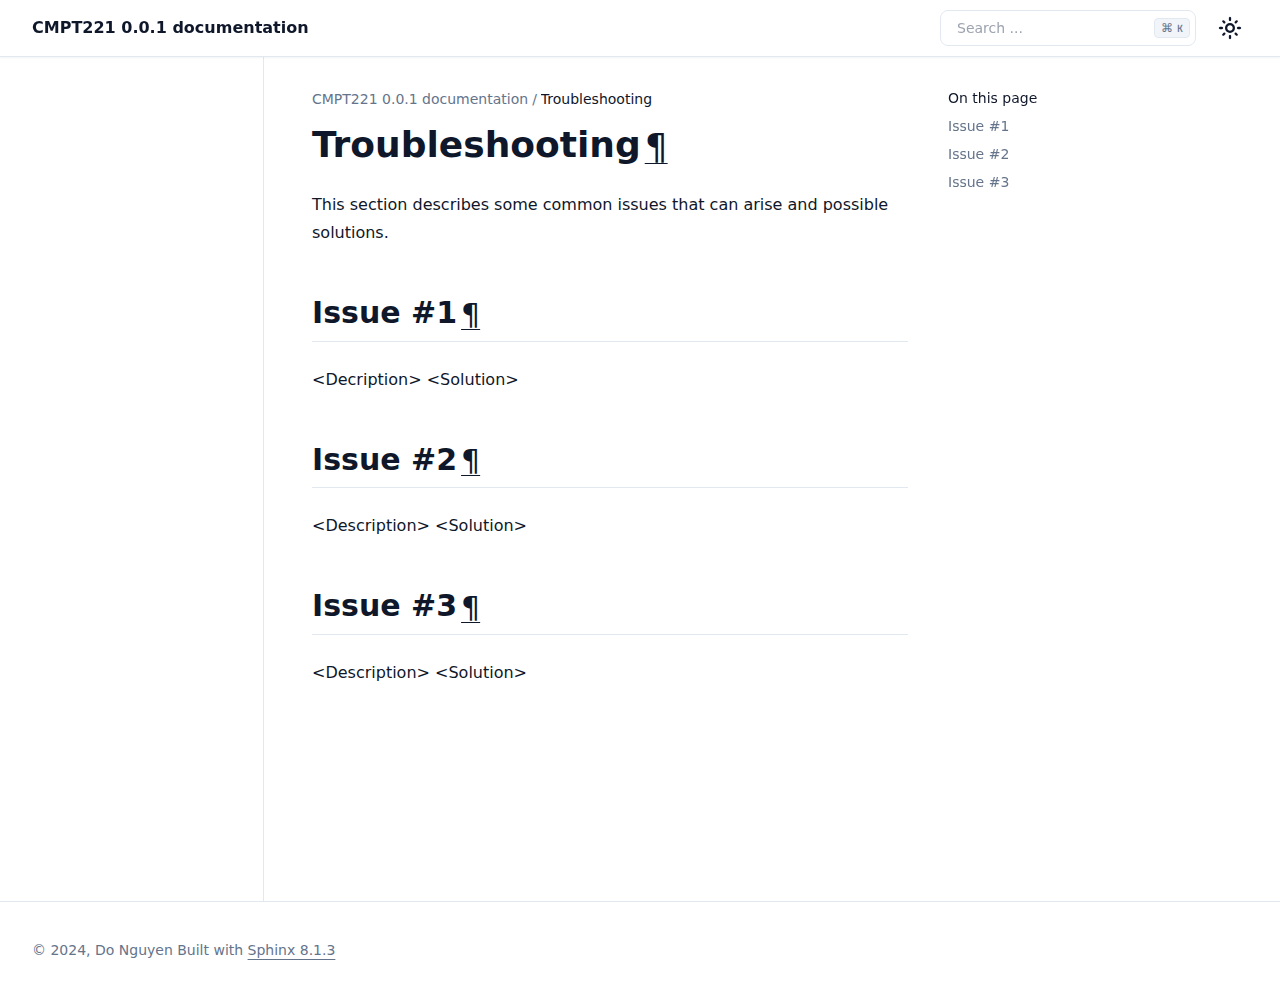
<file: troubleshooting.html>
<!DOCTYPE html>

<html :class="{'dark': darkMode === 'dark' || (darkMode === 'system' &amp;&amp; window.matchMedia('(prefers-color-scheme: dark)').matches)}" class="scroll-smooth" data-content_root="./" lang="en" x-data="{ darkMode: localStorage.getItem('darkMode') || localStorage.setItem('darkMode', 'system'), activeSection: '' }" x-init="$watch('darkMode', val =&gt; localStorage.setItem('darkMode', val))">
<head>
<meta content="width=device-width, initial-scale=1.0" name="viewport"/>
<meta charset="utf-8"/>
<meta content="white" media="(prefers-color-scheme: light)" name="theme-color"/>
<meta content="black" media="(prefers-color-scheme: dark)" name="theme-color"/>
<meta content="width=device-width, initial-scale=1" name="viewport"/>
<title>Troubleshooting | CMPT221 0.0.1 documentation</title>
<meta content="Troubleshooting | CMPT221 0.0.1 documentation" property="og:title"/>
<meta content="Troubleshooting | CMPT221 0.0.1 documentation" name="twitter:title"/>
<link href="_static/pygments.css?v=8d216cef" rel="stylesheet" type="text/css"/>
<link href="_static/theme.css?v=42baaae4" rel="stylesheet" type="text/css"/>
<link href="search.html" rel="search" title="Search"/>
<link href="genindex.html" rel="index" title="Index"/>
<script>
    <!-- Prevent Flash of wrong theme -->
      const userPreference = localStorage.getItem('darkMode');
      let mode;
      if (userPreference === 'dark' || window.matchMedia('(prefers-color-scheme: dark)').matches) {
        mode = 'dark';
        document.documentElement.classList.add('dark');
      } else {
        mode = 'light';
      }
      if (!userPreference) {localStorage.setItem('darkMode', mode)}
    </script>
</head>
<body :class="{ 'overflow-hidden': showSidebar }" class="min-h-screen font-sans antialiased bg-background text-foreground" x-data="{ showSidebar: false, showScrollTop: false }">
<div @click.self="showSidebar = false" class="fixed inset-0 z-50 overflow-hidden bg-background/80 backdrop-blur-sm md:hidden" x-cloak="" x-show="showSidebar"></div><div class="relative flex flex-col min-h-screen" id="page"><a class="absolute top-0 left-0 z-[100] block bg-background p-4 text-xl transition -translate-x-full opacity-0 focus:translate-x-0 focus:opacity-100" href="#content">
      Skip to content
    </a><header class="sticky top-0 z-40 w-full border-b shadow-sm border-border supports-backdrop-blur:bg-background/60 bg-background/95 backdrop-blur"><div class="container flex items-center h-14">
<div class="hidden mr-4 md:flex">
<a class="flex items-center mr-6" href="index.html"><span class="hidden font-bold sm:inline-block text-clip whitespace-nowrap">CMPT221 0.0.1 documentation</span>
</a></div><button @click="showSidebar = true" class="inline-flex items-center justify-center h-10 px-0 py-2 mr-2 text-base font-medium transition-colors rounded-md hover:text-accent-foreground hover:bg-transparent md:hidden" type="button">
<svg aria-hidden="true" fill="currentColor" height="24" viewbox="0 96 960 960" width="24" xmlns="http://www.w3.org/2000/svg">
<path d="M152.587 825.087q-19.152 0-32.326-13.174t-13.174-32.326q0-19.152 13.174-32.326t32.326-13.174h440q19.152 0 32.326 13.174t13.174 32.326q0 19.152-13.174 32.326t-32.326 13.174h-440Zm0-203.587q-19.152 0-32.326-13.174T107.087 576q0-19.152 13.174-32.326t32.326-13.174h320q19.152 0 32.326 13.174T518.087 576q0 19.152-13.174 32.326T472.587 621.5h-320Zm0-203.587q-19.152 0-32.326-13.174t-13.174-32.326q0-19.152 13.174-32.326t32.326-13.174h440q19.152 0 32.326 13.174t13.174 32.326q0 19.152-13.174 32.326t-32.326 13.174h-440ZM708.913 576l112.174 112.174q12.674 12.674 12.674 31.826t-12.674 31.826Q808.413 764.5 789.261 764.5t-31.826-12.674l-144-144Q600 594.391 600 576t13.435-31.826l144-144q12.674-12.674 31.826-12.674t31.826 12.674q12.674 12.674 12.674 31.826t-12.674 31.826L708.913 576Z"></path>
</svg>
<span class="sr-only">Toggle navigation menu</span>
</button>
<div class="flex items-center justify-between flex-1 space-x-2 sm:space-x-4 md:justify-end">
<div class="flex-1 w-full md:w-auto md:flex-none"><form @keydown.k.window.meta="$refs.search.focus()" action="search.html" class="relative flex items-center group" id="searchbox" method="get">
<input aria-label="Search the docs" class="inline-flex items-center font-medium transition-colors bg-transparent focus-visible:outline-none focus-visible:ring-2 focus-visible:ring-ring focus-visible:ring-offset-2 ring-offset-background border border-input hover:bg-accent focus:bg-accent hover:text-accent-foreground focus:text-accent-foreground hover:placeholder-accent-foreground py-2 px-4 relative h-9 w-full justify-start rounded-[0.5rem] text-sm text-muted-foreground sm:pr-12 md:w-40 lg:w-64" id="search-input" name="q" placeholder="Search ..." type="search" x-ref="search"/>
<kbd class="pointer-events-none absolute right-1.5 top-2 hidden h-5 select-none text-muted-foreground items-center gap-1 rounded border border-border bg-muted px-1.5 font-mono text-[10px] font-medium opacity-100 sm:flex group-hover:bg-accent group-hover:text-accent-foreground">
<span class="text-xs">⌘</span>
    K
  </kbd>
</form>
</div>
<nav class="flex items-center space-x-1">
<button @click="darkMode = darkMode === 'light' ? 'dark' : 'light'" aria-label="Color theme switcher" class="relative inline-flex items-center justify-center px-0 text-sm font-medium transition-colors rounded-md hover:bg-accent hover:text-accent-foreground h-9 w-9" type="button">
<svg class="absolute transition-all scale-100 rotate-0 dark:-rotate-90 dark:scale-0" fill="currentColor" height="24" viewbox="0 96 960 960" width="24" xmlns="http://www.w3.org/2000/svg">
<path d="M480 685q45.456 0 77.228-31.772Q589 621.456 589 576q0-45.456-31.772-77.228Q525.456 467 480 467q-45.456 0-77.228 31.772Q371 530.544 371 576q0 45.456 31.772 77.228Q434.544 685 480 685Zm0 91q-83 0-141.5-58.5T280 576q0-83 58.5-141.5T480 376q83 0 141.5 58.5T680 576q0 83-58.5 141.5T480 776ZM80 621.5q-19.152 0-32.326-13.174T34.5 576q0-19.152 13.174-32.326T80 530.5h80q19.152 0 32.326 13.174T205.5 576q0 19.152-13.174 32.326T160 621.5H80Zm720 0q-19.152 0-32.326-13.174T754.5 576q0-19.152 13.174-32.326T800 530.5h80q19.152 0 32.326 13.174T925.5 576q0 19.152-13.174 32.326T880 621.5h-80Zm-320-320q-19.152 0-32.326-13.174T434.5 256v-80q0-19.152 13.174-32.326T480 130.5q19.152 0 32.326 13.174T525.5 176v80q0 19.152-13.174 32.326T480 301.5Zm0 720q-19.152 0-32.326-13.17Q434.5 995.152 434.5 976v-80q0-19.152 13.174-32.326T480 850.5q19.152 0 32.326 13.174T525.5 896v80q0 19.152-13.174 32.33-13.174 13.17-32.326 13.17ZM222.174 382.065l-43-42Q165.5 327.391 166 308.239t13.174-33.065q13.435-13.674 32.587-13.674t32.065 13.674l42.239 43q12.674 13.435 12.555 31.706-.12 18.272-12.555 31.946-12.674 13.674-31.445 13.413-18.772-.261-32.446-13.174Zm494 494.761-42.239-43q-12.674-13.435-12.674-32.087t12.674-31.565Q686.609 756.5 705.38 757q18.772.5 32.446 13.174l43 41.761Q794.5 824.609 794 843.761t-13.174 33.065Q767.391 890.5 748.239 890.5t-32.065-13.674Zm-42-494.761Q660.5 369.391 661 350.62q.5-18.772 13.174-32.446l41.761-43Q728.609 261.5 747.761 262t33.065 13.174q13.674 13.435 13.674 32.587t-13.674 32.065l-43 42.239q-13.435 12.674-31.706 12.555-18.272-.12-31.946-12.555Zm-495 494.761Q165.5 863.391 165.5 844.239t13.674-32.065l43-42.239q13.435-12.674 32.087-12.674t31.565 12.674Q299.5 782.609 299 801.38q-.5 18.772-13.174 32.446l-41.761 43Q231.391 890.5 212.239 890t-33.065-13.174ZM480 576Z"></path>
</svg>
<svg class="absolute transition-all scale-0 rotate-90 dark:rotate-0 dark:scale-100" fill="currentColor" height="24" viewbox="0 96 960 960" width="24" xmlns="http://www.w3.org/2000/svg">
<path d="M480 936q-151 0-255.5-104.5T120 576q0-138 90-239.5T440 218q25-3 39 18t-1 44q-17 26-25.5 55t-8.5 61q0 90 63 153t153 63q31 0 61.5-9t54.5-25q21-14 43-1.5t19 39.5q-14 138-117.5 229T480 936Zm0-80q88 0 158-48.5T740 681q-20 5-40 8t-40 3q-123 0-209.5-86.5T364 396q0-20 3-40t8-40q-78 32-126.5 102T200 576q0 116 82 198t198 82Zm-10-270Z"></path>
</svg>
</button>
</nav>
</div>
</div>
</header>
<div class="flex-1"><div class="container flex-1 items-start md:grid md:grid-cols-[220px_minmax(0,1fr)] md:gap-6 lg:grid-cols-[240px_minmax(0,1fr)] lg:gap-10"><aside :aria-hidden="!showSidebar" :class="{ 'translate-x-0': showSidebar }" class="fixed inset-y-0 left-0 md:top-14 z-50 md:z-30 bg-background md:bg-transparent transition-all duration-100 -translate-x-full md:translate-x-0 ml-0 p-6 md:p-0 md:-ml-2 md:h-[calc(100vh-3.5rem)] w-5/6 md:w-full shrink-0 overflow-y-auto border-r border-border md:sticky" id="left-sidebar">
<a class="!justify-start text-sm md:!hidden bg-background" href="index.html"><span class="font-bold text-clip whitespace-nowrap">CMPT221 0.0.1 documentation</span>
</a>
<div class="relative overflow-hidden md:overflow-auto my-4 md:my-0 h-[calc(100vh-8rem)] md:h-auto">
<div class="overflow-y-auto h-full w-full relative pr-6"><nav class="table w-full min-w-full my-6 lg:my-8">
</nav>
</div>
</div>
<button @click="showSidebar = false" class="absolute md:hidden right-4 top-4 rounded-sm opacity-70 transition-opacity hover:opacity-100" type="button">
<svg class="h-4 w-4" fill="currentColor" height="24" stroke="none" viewbox="0 96 960 960" width="24" xmlns="http://www.w3.org/2000/svg">
<path d="M480 632 284 828q-11 11-28 11t-28-11q-11-11-11-28t11-28l196-196-196-196q-11-11-11-28t11-28q11-11 28-11t28 11l196 196 196-196q11-11 28-11t28 11q11 11 11 28t-11 28L536 576l196 196q11 11 11 28t-11 28q-11 11-28 11t-28-11L480 632Z"></path>
</svg>
</button>
</aside>
<main class="relative py-6 lg:gap-10 lg:py-8 xl:grid xl:grid-cols-[1fr_300px]">
<div class="w-full min-w-0 mx-auto">
<nav aria-label="breadcrumbs" class="flex items-center mb-4 space-x-1 text-sm text-muted-foreground">
<a class="overflow-hidden text-ellipsis whitespace-nowrap hover:text-foreground" href="index.html">
<span class="hidden md:inline">CMPT221 0.0.1 documentation</span>
<svg aria-label="Home" class="md:hidden" fill="currentColor" height="18" stroke="none" viewbox="0 96 960 960" width="18" xmlns="http://www.w3.org/2000/svg">
<path d="M240 856h120V616h240v240h120V496L480 316 240 496v360Zm-80 80V456l320-240 320 240v480H520V696h-80v240H160Zm320-350Z"></path>
</svg>
</a>
<div class="mr-1">/</div><span aria-current="page" class="font-medium text-foreground overflow-hidden text-ellipsis whitespace-nowrap">Troubleshooting</span>
</nav>
<div id="content" role="main">
<section id="troubleshooting">
<span id="id1"></span><h1>Troubleshooting<a class="headerlink" href="#troubleshooting" title="Link to this heading">¶</a></h1>
<p>This section describes some common issues that can arise and possible solutions.</p>
<section id="issue-1">
<h2>Issue #1<a class="headerlink" href="#issue-1" title="Link to this heading" x-intersect.margin.0%.0%.-70%.0%="activeSection = '#issue-1'">¶</a></h2>
<p>&lt;Decription&gt;
&lt;Solution&gt;</p>
</section>
<section id="issue-2">
<h2>Issue #2<a class="headerlink" href="#issue-2" title="Link to this heading" x-intersect.margin.0%.0%.-70%.0%="activeSection = '#issue-2'">¶</a></h2>
<p>&lt;Description&gt;
&lt;Solution&gt;</p>
</section>
<section id="issue-3">
<h2>Issue #3<a class="headerlink" href="#issue-3" title="Link to this heading" x-intersect.margin.0%.0%.-70%.0%="activeSection = '#issue-3'">¶</a></h2>
<p>&lt;Description&gt;
&lt;Solution&gt;</p>
</section>
</section>
</div></div><aside class="hidden text-sm xl:block" id="right-sidebar">
<div class="sticky top-16 -mt-10 max-h-[calc(100vh-5rem)] overflow-y-auto pt-6 space-y-2"><p class="font-medium">On this page</p>
<ul>
<li><a :data-current="activeSection === '#issue-1'" class="reference internal" href="#issue-1">Issue #1</a></li>
<li><a :data-current="activeSection === '#issue-2'" class="reference internal" href="#issue-2">Issue #2</a></li>
<li><a :data-current="activeSection === '#issue-3'" class="reference internal" href="#issue-3">Issue #3</a></li>
</ul>
</div>
</aside>
</main>
</div>
</div><footer class="py-6 border-t border-border md:py-0">
<div class="container flex flex-col items-center justify-between gap-4 md:h-24 md:flex-row">
<div class="flex flex-col items-center gap-4 px-8 md:flex-row md:gap-2 md:px-0">
<p class="text-sm leading-loose text-center text-muted-foreground md:text-left">© 2024, Do Nguyen Built with <a class="font-medium underline underline-offset-4" href="https://www.sphinx-doc.org" rel="noreferrer">Sphinx 8.1.3</a></p>
</div>
</div>
</footer>
</div>
<script src="_static/documentation_options.js?v=d45e8c67"></script>
<script src="_static/doctools.js?v=9bcbadda"></script>
<script src="_static/sphinx_highlight.js?v=dc90522c"></script>
<script defer="defer" src="_static/theme.js?v=073f68d9"></script>
</body>
</html>
</file>
<file: _static/pygments.css>
pre { line-height: 125%; }
td.linenos .normal { color: inherit; background-color: transparent; padding-left: 5px; padding-right: 5px; }
span.linenos { color: inherit; background-color: transparent; padding-left: 5px; padding-right: 5px; }
td.linenos .special { color: #000000; background-color: #ffffc0; padding-left: 5px; padding-right: 5px; }
span.linenos.special { color: #000000; background-color: #ffffc0; padding-left: 5px; padding-right: 5px; }
.highlight .hll { background-color: #ffffcc }
.highlight { background: #ffffff; }
.highlight .c { font-style: italic } /* Comment */
.highlight .err { border: 1px solid #FF0000 } /* Error */
.highlight .k { font-weight: bold } /* Keyword */
.highlight .ch { font-style: italic } /* Comment.Hashbang */
.highlight .cm { font-style: italic } /* Comment.Multiline */
.highlight .cpf { font-style: italic } /* Comment.PreprocFile */
.highlight .c1 { font-style: italic } /* Comment.Single */
.highlight .cs { font-style: italic } /* Comment.Special */
.highlight .ge { font-style: italic } /* Generic.Emph */
.highlight .ges { font-weight: bold; font-style: italic } /* Generic.EmphStrong */
.highlight .gh { font-weight: bold } /* Generic.Heading */
.highlight .gp { font-weight: bold } /* Generic.Prompt */
.highlight .gs { font-weight: bold } /* Generic.Strong */
.highlight .gu { font-weight: bold } /* Generic.Subheading */
.highlight .kc { font-weight: bold } /* Keyword.Constant */
.highlight .kd { font-weight: bold } /* Keyword.Declaration */
.highlight .kn { font-weight: bold } /* Keyword.Namespace */
.highlight .kr { font-weight: bold } /* Keyword.Reserved */
.highlight .s { font-style: italic } /* Literal.String */
.highlight .nc { font-weight: bold } /* Name.Class */
.highlight .ni { font-weight: bold } /* Name.Entity */
.highlight .ne { font-weight: bold } /* Name.Exception */
.highlight .nn { font-weight: bold } /* Name.Namespace */
.highlight .nt { font-weight: bold } /* Name.Tag */
.highlight .ow { font-weight: bold } /* Operator.Word */
.highlight .sa { font-style: italic } /* Literal.String.Affix */
.highlight .sb { font-style: italic } /* Literal.String.Backtick */
.highlight .sc { font-style: italic } /* Literal.String.Char */
.highlight .dl { font-style: italic } /* Literal.String.Delimiter */
.highlight .sd { font-style: italic } /* Literal.String.Doc */
.highlight .s2 { font-style: italic } /* Literal.String.Double */
.highlight .se { font-weight: bold; font-style: italic } /* Literal.String.Escape */
.highlight .sh { font-style: italic } /* Literal.String.Heredoc */
.highlight .si { font-weight: bold; font-style: italic } /* Literal.String.Interpol */
.highlight .sx { font-style: italic } /* Literal.String.Other */
.highlight .sr { font-style: italic } /* Literal.String.Regex */
.highlight .s1 { font-style: italic } /* Literal.String.Single */
.highlight .ss { font-style: italic } /* Literal.String.Symbol */
</file>
<file: _static/theme.css>
@font-face{font-display:swap;font-family:JetBrains Mono;font-style:italic;font-weight:400;src:url(76c1862325ea6f70eeff.woff2) format("woff2"),url(fd994e8d90d9cab651b0.woff) format("woff")}
@font-face{font-display:swap;font-family:JetBrains Mono;font-style:normal;font-weight:400;src:url(d04352f240062b100fba.woff2) format("woff2"),url(0fc70aa4dfe4d16d7073.woff) format("woff")}
@font-face{font-display:swap;font-family:JetBrains Mono;font-style:italic;font-weight:500;src:url(a63d39a1c104a2b3e87e.woff2) format("woff2"),url(83710c128240451d95af.woff) format("woff")}
@font-face{font-display:swap;font-family:JetBrains Mono;font-style:normal;font-weight:500;src:url(bb50084be2b43ba7b98c.woff2) format("woff2"),url(f1cdf5c21de970ee0592.woff) format("woff")}
@font-face{font-display:swap;font-family:JetBrains Mono;font-style:italic;font-weight:700;src:url(b659956119f91f2342bc.woff2) format("woff2"),url(583e3f428bf2362b546d.woff) format("woff")}
@font-face{font-display:swap;font-family:JetBrains Mono;font-style:normal;font-weight:700;src:url(ce1e40901d7a0d88d483.woff2) format("woff2"),url(5be6ec379613f10aea3f.woff) format("woff")}
*,:after,:before{--tw-border-spacing-x:0;--tw-border-spacing-y:0;--tw-translate-x:0;--tw-translate-y:0;--tw-rotate:0;--tw-skew-x:0;--tw-skew-y:0;--tw-scale-x:1;--tw-scale-y:1;--tw-pan-x: ;--tw-pan-y: ;--tw-pinch-zoom: ;--tw-scroll-snap-strictness:proximity;--tw-gradient-from-position: ;--tw-gradient-via-position: ;--tw-gradient-to-position: ;--tw-ordinal: ;--tw-slashed-zero: ;--tw-numeric-figure: ;--tw-numeric-spacing: ;--tw-numeric-fraction: ;--tw-ring-inset: ;--tw-ring-offset-width:0px;--tw-ring-offset-color:#fff;--tw-ring-color:rgba(59,130,246,.5);--tw-ring-offset-shadow:0 0 #0000;--tw-ring-shadow:0 0 #0000;--tw-shadow:0 0 #0000;--tw-shadow-colored:0 0 #0000;--tw-blur: ;--tw-brightness: ;--tw-contrast: ;--tw-grayscale: ;--tw-hue-rotate: ;--tw-invert: ;--tw-saturate: ;--tw-sepia: ;--tw-drop-shadow: ;--tw-backdrop-blur: ;--tw-backdrop-brightness: ;--tw-backdrop-contrast: ;--tw-backdrop-grayscale: ;--tw-backdrop-hue-rotate: ;--tw-backdrop-invert: ;--tw-backdrop-opacity: ;--tw-backdrop-saturate: ;--tw-backdrop-sepia: ;--tw-contain-size: ;--tw-contain-layout: ;--tw-contain-paint: ;--tw-contain-style: }::backdrop{--tw-border-spacing-x:0;--tw-border-spacing-y:0;--tw-translate-x:0;--tw-translate-y:0;--tw-rotate:0;--tw-skew-x:0;--tw-skew-y:0;--tw-scale-x:1;--tw-scale-y:1;--tw-pan-x: ;--tw-pan-y: ;--tw-pinch-zoom: ;--tw-scroll-snap-strictness:proximity;--tw-gradient-from-position: ;--tw-gradient-via-position: ;--tw-gradient-to-position: ;--tw-ordinal: ;--tw-slashed-zero: ;--tw-numeric-figure: ;--tw-numeric-spacing: ;--tw-numeric-fraction: ;--tw-ring-inset: ;--tw-ring-offset-width:0px;--tw-ring-offset-color:#fff;--tw-ring-color:rgba(59,130,246,.5);--tw-ring-offset-shadow:0 0 #0000;--tw-ring-shadow:0 0 #0000;--tw-shadow:0 0 #0000;--tw-shadow-colored:0 0 #0000;--tw-blur: ;--tw-brightness: ;--tw-contrast: ;--tw-grayscale: ;--tw-hue-rotate: ;--tw-invert: ;--tw-saturate: ;--tw-sepia: ;--tw-drop-shadow: ;--tw-backdrop-blur: ;--tw-backdrop-brightness: ;--tw-backdrop-contrast: ;--tw-backdrop-grayscale: ;--tw-backdrop-hue-rotate: ;--tw-backdrop-invert: ;--tw-backdrop-opacity: ;--tw-backdrop-saturate: ;--tw-backdrop-sepia: ;--tw-contain-size: ;--tw-contain-layout: ;--tw-contain-paint: ;--tw-contain-style: }

/*! tailwindcss v3.4.14 | MIT License | https://tailwindcss.com*/*,:after,:before{border:0 solid #e5e7eb;box-sizing:border-box}:after,:before{--tw-content:""}:host,html{line-height:1.5;-webkit-text-size-adjust:100%;font-family:ui-sans-serif,system-ui,sans-serif,Apple Color Emoji,Segoe UI Emoji,Segoe UI Symbol,Noto Color Emoji;font-feature-settings:normal;font-variation-settings:normal;-moz-tab-size:4;tab-size:4;-webkit-tap-highlight-color:transparent}body{line-height:inherit;margin:0}hr{border-top-width:1px;color:inherit;height:0}abbr:where([title]){text-decoration:underline;-webkit-text-decoration:underline dotted;text-decoration:underline dotted}h1,h2,h3,h4,h5,h6{font-size:inherit;font-weight:inherit}a{color:inherit;text-decoration:inherit}b,strong{font-weight:bolder}code,kbd,pre,samp{font-family:JetBrains\ Mono,ui-monospace,SFMono-Regular,Menlo,Monaco,Consolas,Liberation Mono,Courier New,monospace;font-feature-settings:normal;font-size:1em;font-variation-settings:normal}small{font-size:80%}sub,sup{font-size:75%;line-height:0;position:relative;vertical-align:initial}sub{bottom:-.25em}sup{top:-.5em}table{border-collapse:collapse;border-color:inherit;text-indent:0}button,input,optgroup,select,textarea{color:inherit;font-family:inherit;font-feature-settings:inherit;font-size:100%;font-variation-settings:inherit;font-weight:inherit;letter-spacing:inherit;line-height:inherit;margin:0;padding:0}button,select{text-transform:none}button,input:where([type=button]),input:where([type=reset]),input:where([type=submit]){-webkit-appearance:button;background-color:initial;background-image:none}:-moz-focusring{outline:auto}:-moz-ui-invalid{box-shadow:none}progress{vertical-align:initial}::-webkit-inner-spin-button,::-webkit-outer-spin-button{height:auto}[type=search]{-webkit-appearance:textfield;outline-offset:-2px}::-webkit-search-decoration{-webkit-appearance:none}::-webkit-file-upload-button{-webkit-appearance:button;font:inherit}summary{display:list-item}blockquote,dd,dl,figure,h1,h2,h3,h4,h5,h6,hr,p,pre{margin:0}fieldset{margin:0}fieldset,legend{padding:0}menu,ol,ul{list-style:none;margin:0;padding:0}dialog{padding:0}textarea{resize:vertical}input::-moz-placeholder,textarea::-moz-placeholder{color:#9ca3af;opacity:1}input::placeholder,textarea::placeholder{color:#9ca3af;opacity:1}[role=button],button{cursor:pointer}:disabled{cursor:default}audio,canvas,embed,iframe,img,object,svg,video{display:block;vertical-align:middle}img,video{height:auto;max-width:100%}[hidden]:where(:not([hidden=until-found])){display:none}:root{--background:0 0% 100%;--foreground:222.2 47.4% 11.2%;--muted:210 40% 96.1%;--muted-foreground:215.4 16.3% 46.9%;--popover:0 0% 100%;--popover-foreground:222.2 47.4% 11.2%;--border:214.3 31.8% 91.4%;--input:214.3 31.8% 91.4%;--card:0 0% 100%;--card-foreground:222.2 47.4% 11.2%;--primary:222.2 47.4% 11.2%;--primary-foreground:210 40% 98%;--secondary:210 40% 96.1%;--secondary-foreground:222.2 47.4% 11.2%;--accent:210 40% 96.1%;--accent-foreground:222.2 47.4% 11.2%;--destructive:0 100% 50%;--destructive-foreground:210 40% 98%;--ring:215 20.2% 65.1%;--radius:0.5rem}.dark{--background:224 71% 4%;--foreground:213 31% 91%;--muted:223 47% 11%;--muted-foreground:215.4 16.3% 56.9%;--accent:216 34% 17%;--accent-foreground:210 40% 98%;--popover:224 71% 4%;--popover-foreground:215 20.2% 65.1%;--border:216 34% 17%;--input:216 34% 17%;--card:224 71% 4%;--card-foreground:213 31% 91%;--primary:210 40% 98%;--primary-foreground:222.2 47.4% 1.2%;--secondary:222.2 47.4% 11.2%;--secondary-foreground:210 40% 98%;--destructive:0 63% 31%;--destructive-foreground:210 40% 98%;--ring:216 34% 17%;--radius:0.5rem}.container{margin-left:auto;margin-right:auto;padding-left:2rem;padding-right:2rem;width:100%}@media (min-width:1400px){.container{max-width:1400px}}#content svg{display:inline}#content hr{border-color:hsl(var(--border));margin-bottom:1rem;margin-top:1rem}@media (min-width:768px){#content hr{margin-bottom:1.5rem;margin-top:1.5rem}}#content h1{font-size:2.25rem;font-weight:700;line-height:2.5rem;margin-bottom:.5rem}#content h2{border-bottom-width:1px;border-color:hsl(var(--border));font-size:1.875rem;font-weight:600;line-height:2.25rem;margin-top:3rem;padding-bottom:.5rem}#content h3{font-size:1.5rem;font-weight:600;line-height:2rem;margin-top:2rem}#content .rubric,#content h4{font-size:1.25rem;font-weight:600;line-height:1.75rem;margin-top:2rem}#content section{scroll-margin:5rem}#content section>p{line-height:1.75rem;margin-top:1.5rem}#content section>p:first-child{margin-top:0}#content section>p.lead{color:hsl(var(--muted-foreground));font-size:1.125rem;line-height:1.75rem}#content .centered{text-align:center}#content a.viewcode-back{color:hsl(var(--muted-foreground))!important;position:absolute;right:0}#content a:not(.toc-backref){color:hsl(var(--primary));font-weight:500;text-decoration-line:underline;text-decoration-thickness:from-font;text-underline-offset:4px}#content ul:not(.search){list-style-type:disc;margin-left:1.5rem;margin-top:1.5rem}#content ul:not(.search) p,#content ul:not(.search)>li{margin-top:1.5rem}#content ul:not(.search) ul{margin-top:0}#content ol{list-style-type:decimal;margin-left:1.5rem;margin-top:1.5rem}#content ol ::marker{font-weight:500}#content ol::marker{font-weight:500}#content ol p,#content ol>li{margin-top:1.5rem}#content ol ol{margin-top:0}#content dl{margin-top:1.5rem}#content dl dt:not(.sig){font-weight:500;margin-top:1.5rem}#content dl dt:not(.sig):first-child{margin-bottom:0;margin-top:0}#content dl dd{margin-left:1.5rem}#content dl p{margin-bottom:.5rem;margin-top:.5rem}#content .align-center{margin-left:auto;margin-right:auto;text-align:center}#content .align-right{margin-left:auto;text-align:right}#content img{margin-top:1.5rem}#content figure img{display:inline-block}#content figcaption{color:hsl(var(--muted-foreground));font-size:.875rem;line-height:1.25rem;margin-bottom:3rem}#content figcaption>*{margin-top:1rem}blockquote{border-left-width:2px;font-style:italic;margin-bottom:1.5rem;margin-top:1.5rem;padding-left:1.5rem}blockquote .attribution{font-style:normal;margin-top:.5rem}table{font-size:.875rem;line-height:1.25rem;margin-bottom:1.5rem;margin-top:1.5rem;width:100%}table caption{color:hsl(var(--muted-foreground));margin-bottom:1.5rem;text-align:left}table thead{border-bottom-width:1px;border-color:hsl(var(--border))}table th{font-weight:500;padding-bottom:.5rem;padding-left:.5rem;text-align:left}table th:first-child{padding-left:0}table th:is(.dark *){font-weight:600}table tbody tr{border-bottom-width:1px;border-color:hsl(var(--border))}table tbody td{padding:.5rem}table tbody td:first-child{padding-left:0}.footnote>.label{float:left;padding-right:.5rem}.footnote>:not(.label){margin-bottom:1.5rem;margin-left:2rem;margin-top:1.5rem}.footnote .footnote-reference,.footnote [role=doc-backlink]{text-decoration-line:none!important}.admonition{background-color:hsl(var(--background));border-color:hsl(var(--border));border-radius:var(--radius);border-width:1px;color:hsl(var(--foreground));font-size:.875rem;line-height:1.25rem;margin-bottom:1.5rem;margin-top:1.5rem;padding:1rem}.admonition p:not(.admonition-title){margin-top:.5rem}.admonition .admonition-title{margin-top:0!important}.admonition-title{font-weight:500}.admonition-title:is(.dark *){font-weight:600;letter-spacing:.025em}.note{--tw-border-opacity:1;border-color:rgb(2 132 199/var(--tw-border-opacity));--tw-bg-opacity:1;background-color:rgb(240 249 255/var(--tw-bg-opacity));--tw-text-opacity:1;color:rgb(12 74 110/var(--tw-text-opacity))}.note:is(.dark *){background-color:rgba(96,165,250,.15);--tw-text-opacity:1;color:rgb(224 242 254/var(--tw-text-opacity))}.hint,.tip{--tw-border-opacity:1;border-color:rgb(22 163 74/var(--tw-border-opacity));--tw-bg-opacity:1;background-color:rgb(240 253 244/var(--tw-bg-opacity));--tw-text-opacity:1;color:rgb(20 83 45/var(--tw-text-opacity))}.hint:is(.dark *),.tip:is(.dark *){background-color:rgba(74,222,128,.15);--tw-text-opacity:1;color:rgb(220 252 231/var(--tw-text-opacity))}.danger,.error{--tw-border-opacity:1;border-color:rgb(220 38 38/var(--tw-border-opacity));--tw-bg-opacity:1;background-color:rgb(254 242 242/var(--tw-bg-opacity));--tw-text-opacity:1;color:rgb(127 29 29/var(--tw-text-opacity))}.danger:is(.dark *),.error:is(.dark *){background-color:hsla(0,91%,71%,.15);--tw-text-opacity:1;color:rgb(254 226 226/var(--tw-text-opacity))}.attention,.caution,.important,.warning{--tw-border-opacity:1;border-color:rgb(202 138 4/var(--tw-border-opacity));--tw-bg-opacity:1;background-color:rgb(254 252 232/var(--tw-bg-opacity));--tw-text-opacity:1;color:rgb(113 63 18/var(--tw-text-opacity))}.attention:is(.dark *),.caution:is(.dark *),.important:is(.dark *),.warning:is(.dark *){background-color:rgba(250,204,21,.15);--tw-text-opacity:1;color:rgb(254 249 195/var(--tw-text-opacity))}div.versionadded{border-left-width:3px;margin-top:1rem;--tw-border-opacity:1;border-color:rgb(22 163 74/var(--tw-border-opacity));font-size:.875rem;line-height:1.25rem;padding:.25rem 1rem}div.versionadded p{margin-top:0!important}div.versionadded p:last-child{margin-bottom:0!important}div.versionadded .versionmodified{font-weight:500;--tw-text-opacity:1;color:rgb(20 83 45/var(--tw-text-opacity))}div.versionadded .versionmodified:is(.dark *){letter-spacing:.025em;--tw-text-opacity:1;color:rgb(34 197 94/var(--tw-text-opacity))}div.versionchanged{border-left-width:3px;margin-top:1rem;--tw-border-opacity:1;border-color:rgb(202 138 4/var(--tw-border-opacity));font-size:.875rem;line-height:1.25rem;padding:.25rem 1rem}div.versionchanged p{margin-top:0!important}div.versionchanged p:last-child{margin-bottom:0!important}div.versionchanged .versionmodified{font-weight:500;--tw-text-opacity:1;color:rgb(113 63 18/var(--tw-text-opacity))}div.versionchanged .versionmodified:is(.dark *){letter-spacing:.025em;--tw-text-opacity:1;color:rgb(234 179 8/var(--tw-text-opacity))}div.deprecated{border-left-width:3px;margin-top:1rem;--tw-border-opacity:1;border-color:rgb(220 38 38/var(--tw-border-opacity));font-size:.875rem;line-height:1.25rem;padding:.25rem 1rem}div.deprecated p{margin-top:0!important}div.deprecated p:last-child{margin-bottom:0!important}div.deprecated .versionmodified{font-weight:500;--tw-text-opacity:1;color:rgb(127 29 29/var(--tw-text-opacity))}div.deprecated .versionmodified:is(.dark *){letter-spacing:.025em;--tw-text-opacity:1;color:rgb(248 113 113/var(--tw-text-opacity))}.highlight{background-color:initial!important;position:relative}.highlight:hover .copy{opacity:1}.highlight .gp,.highlight-pycon .go,.highlight-python .go{-webkit-user-select:none;-moz-user-select:none;user-select:none}.literal-block-wrapper{border-color:hsl(var(--border));border-radius:var(--radius);border-width:1px;margin-left:0;margin-right:0;margin-top:1.5rem;max-width:none;padding-left:0;padding-right:0}.literal-block-wrapper pre{border-radius:0;border-style:none;margin-top:0}.literal-block-wrapper .code-block-caption{border-bottom-width:1px;border-color:hsl(var(--border));border-top-left-radius:var(--radius);border-top-right-radius:var(--radius);color:hsl(var(--muted-foreground));font-size:.875rem;letter-spacing:.025em;line-height:1.25rem;padding:.5rem 1rem}code{background-color:hsl(var(--muted));border-radius:.25rem;font-family:JetBrains\ Mono,ui-monospace,SFMono-Regular,Menlo,Monaco,Consolas,Liberation Mono,Courier New,monospace;font-size:.875rem;line-height:1.25rem;padding:.2em .3em;position:relative;white-space:nowrap}code .ge,code em{color:hsl(var(--accent-foreground));font-weight:700;letter-spacing:.025em}:where(h1,h2,h3,h4,h5,h6) code{font-size:inherit}pre{border-color:hsl(var(--border));border-radius:var(--radius);border-width:1px;font-size:.875rem;line-height:1.25rem;margin-top:1.5rem;overflow-x:auto;padding-bottom:1rem;padding-top:1rem}pre[data-theme=dark]{background-color:hsl(var(--background))}pre[data-theme=light]{--tw-bg-opacity:1;background-color:rgb(255 255 255/var(--tw-bg-opacity))}pre.literal-block{padding-left:1rem;padding-right:1rem}pre code{background-color:initial;padding:0;white-space:pre}pre code>[id^=line-]{display:block;padding-left:1rem;padding-right:1rem}pre code [id^=line-]:has(.gd),pre code [id^=line-]:has(.gi),pre code [id^=line-]:has(del),pre code [id^=line-]:has(ins),pre code [id^=line-]:has(mark){padding-left:0;padding-right:0}pre code [id^=line-] del,pre code [id^=line-] ins,pre code [id^=line-] mark{display:block;padding-left:1rem;padding-right:1rem;position:relative}pre code [id^=line-] mark{background-color:hsl(var(--muted));color:inherit;--tw-shadow:2px 0 currentColor inset;--tw-shadow-colored:inset 2px 0 var(--tw-shadow-color);box-shadow:var(--tw-ring-offset-shadow,0 0 #0000),var(--tw-ring-shadow,0 0 #0000),var(--tw-shadow)}pre code [id^=line-] mark:is(.dark *){--tw-bg-opacity:1;background-color:rgb(51 65 85/var(--tw-bg-opacity));--tw-shadow:3px 0 currentColor inset;--tw-shadow-colored:inset 3px 0 var(--tw-shadow-color);box-shadow:var(--tw-ring-offset-shadow,0 0 #0000),var(--tw-ring-shadow,0 0 #0000),var(--tw-shadow)}pre code [id^=line-] ins{background-color:rgba(34,197,94,.3);--tw-text-opacity:1;color:rgb(20 83 45/var(--tw-text-opacity));text-decoration-line:none}pre code [id^=line-] ins:before{left:2px;position:absolute;--tw-content:"\002b";content:var(--tw-content)}pre code [id^=line-] ins:is(.dark *){--tw-bg-opacity:1;--tw-text-opacity:1;color:rgb(187 247 208/var(--tw-text-opacity))}pre code [id^=line-] del{background-color:rgba(239,68,68,.3);--tw-text-opacity:1;color:rgb(127 29 29/var(--tw-text-opacity));text-decoration-line:none}pre code [id^=line-] del:before{left:2px;position:absolute;--tw-content:"\2212";content:var(--tw-content)}pre code [id^=line-] del:is(.dark *){--tw-bg-opacity:1;--tw-text-opacity:1;color:rgb(254 202 202/var(--tw-text-opacity))}pre span.linenos{background-color:initial!important;padding-left:0;padding-right:1rem;-webkit-user-select:none;-moz-user-select:none;user-select:none}.highlight-diff .gi{background-color:rgba(34,197,94,.3);display:inline-block;padding-left:1rem;padding-right:1rem;width:100%;--tw-text-opacity:1;color:rgb(20 83 45/var(--tw-text-opacity))}.highlight-diff .gi:is(.dark *){--tw-bg-opacity:1;--tw-text-opacity:1;color:rgb(187 247 208/var(--tw-text-opacity))}.highlight-diff .gd{background-color:rgba(239,68,68,.3);display:inline-block;padding-left:1rem;padding-right:1rem;width:100%;--tw-text-opacity:1;color:rgb(127 29 29/var(--tw-text-opacity))}.highlight-diff .gd:is(.dark *){--tw-bg-opacity:1;--tw-text-opacity:1;color:rgb(187 247 208/var(--tw-text-opacity))}.guilabel,.menuselection{border-color:hsl(var(--border));border-radius:calc(var(--radius) - 4px);border-width:1px;color:hsl(var(--accent-foreground));font-weight:500;padding:1px .5rem}#content kbd:not(.compound){background-color:hsl(var(--muted));border-radius:.25rem;border-width:1px;font-size:.875rem;font-weight:500;letter-spacing:.025em;line-height:1.25rem;padding:1px .25rem}.sig{border-color:hsl(var(--border));border-top-width:1px;font-family:JetBrains\ Mono,ui-monospace,SFMono-Regular,Menlo,Monaco,Consolas,Liberation Mono,Courier New,monospace;font-weight:700;padding-top:1.5rem;scroll-margin:5rem}.sig-name{color:hsl(var(--accent-foreground))}em.property{color:hsl(var(--muted-foreground))}.option .sig-prename{font-style:italic}.viewcode-link{color:hsl(var(--muted-foreground));float:right}.option-list kbd{background-color:initial!important;border-style:none!important;font-size:1em!important;font-weight:700!important}dt .classifier{font-style:italic}dt .classifier:before{margin-right:.5rem;--tw-content:":";content:var(--tw-content)}.headerlink{align-items:center;display:inline-flex;margin-left:.25rem;position:relative;vertical-align:middle}.headerlink:after{z-index:1000000;-webkit-font-smoothing:subpixel-antialiased;letter-spacing:normal;text-shadow:none;text-transform:none;word-wrap:break-word;background-color:hsl(var(--muted));border-radius:calc(var(--radius) - 4px);content:attr(data-tooltip);display:none;pointer-events:none;position:absolute;white-space:pre;--tw-bg-opacity:0.75;color:hsl(var(--muted-foreground));font-family:ui-sans-serif,system-ui,sans-serif,Apple Color Emoji,Segoe UI Emoji,Segoe UI Symbol,Noto Color Emoji;font-size:.75rem;font-weight:400;line-height:1rem;opacity:0;padding:.25rem;text-align:center;text-decoration-line:none}.headerlink:focus:after,.headerlink:focus:before,.headerlink:hover:after,.headerlink:hover:before{animation-delay:.2s;animation-duration:.4s;animation-fill-mode:forwards;animation-name:tooltip-appear;animation-timing-function:ease-in;display:inline-block;-webkit-text-decoration:none;text-decoration:none}.headerlink:after{margin-top:6px;right:50%;top:100%}.headerlink:before{border-bottom-color:#1a202c;bottom:-7px;margin-right:-6px;right:50%;top:auto}.headerlink:after{margin-right:-16px}.headerlink>*{visibility:hidden;fill:currentColor;color:hsl(var(--muted-foreground))}.headerlink:focus>*{visibility:visible}:is(h1,h2,h3,h4,table,.admonition-title,figure,dt,.code-block-caption):hover .headerlink{visibility:visible}:is(h1,h2,h3,h4,table,.admonition-title,figure,dt,.code-block-caption):hover .headerlink>*{visibility:visible}#left-sidebar .caption{border-radius:calc(var(--radius) - 2px);font-size:.875rem;font-weight:600;line-height:1.25rem;margin-bottom:.25rem;padding:1.5rem .5rem .25rem}#left-sidebar .caption:first-child{padding-top:0}#left-sidebar ul{display:grid;font-size:.875rem;grid-auto-flow:row;grid-auto-rows:max-content;line-height:1.25rem;overflow:hidden;transform:translate3d(var(--tw-translate-x),var(--tw-translate-y),0) rotate(var(--tw-rotate)) skewX(var(--tw-skew-x)) skewY(var(--tw-skew-y)) scaleX(var(--tw-scale-x)) scaleY(var(--tw-scale-y));transition-duration:.3s;transition-property:all;transition-timing-function:cubic-bezier(.4,0,.2,1)}@media (prefers-reduced-motion:reduce){#left-sidebar ul{transition-property:none}}#left-sidebar ul ul{margin-left:.75rem;opacity:1;padding:.5rem 0 .5rem .75rem;position:relative;transition-duration:.5s;transition-property:opacity;transition-timing-function:cubic-bezier(.4,0,.2,1)}#left-sidebar ul ul:before{bottom:.25rem;left:0;position:absolute;top:.25rem;width:1px;--tw-bg-opacity:1;background-color:rgb(229 231 235/var(--tw-bg-opacity));--tw-content:"";content:var(--tw-content)}#left-sidebar ul ul:is(.dark *):before{content:var(--tw-content);--tw-bg-opacity:1;background-color:rgb(38 38 38/var(--tw-bg-opacity))}#left-sidebar a{align-items:center;border-color:transparent;border-radius:calc(var(--radius) - 2px);border-width:1px;display:flex;padding:.375rem .5rem;width:100%}#left-sidebar a:hover{text-decoration-line:underline}#left-sidebar a:focus-visible{outline-offset:-1px}#left-sidebar a>button{border-radius:.25rem;color:hsl(var(--muted-foreground))}#left-sidebar a>button:hover{background-color:hsl(var(--primary)/.1)}#left-sidebar a>button>svg{transform:translate3d(var(--tw-translate-x),var(--tw-translate-y),0) rotate(var(--tw-rotate)) skewX(var(--tw-skew-x)) skewY(var(--tw-skew-y)) scaleX(var(--tw-scale-x)) scaleY(var(--tw-scale-y));transform-origin:center;transition-duration:.15s;transition-property:transform;transition-timing-function:cubic-bezier(.4,0,.2,1)}#left-sidebar a.current{background-color:hsl(var(--accent));border-color:hsl(var(--border));border-width:1px;color:hsl(var(--accent-foreground));font-weight:500}#left-sidebar a.expandable{justify-content:space-between}#left-sidebar a.expandable.expanded>button>svg{--tw-rotate:90deg;transform:translate(var(--tw-translate-x),var(--tw-translate-y)) rotate(var(--tw-rotate)) skewX(var(--tw-skew-x)) skewY(var(--tw-skew-y)) scaleX(var(--tw-scale-x)) scaleY(var(--tw-scale-y))}#right-sidebar ul{margin:0}#right-sidebar ul li{margin-top:0;padding-top:.5rem}#right-sidebar ul li a{color:hsl(var(--muted-foreground));display:inline-block;text-decoration-line:none;transition-duration:.15s;transition-property:color,background-color,border-color,text-decoration-color,fill,stroke;transition-timing-function:cubic-bezier(.4,0,.2,1)}#right-sidebar ul li a:hover{color:hsl(var(--foreground))}#right-sidebar ul li a:focus-visible{outline-offset:-1px}#right-sidebar ul li a[data-current=true]{color:hsl(var(--foreground));font-weight:500}#right-sidebar ul li ul{padding-left:1rem}#right-sidebar ul:not(:last-child){padding-bottom:.5rem}.contents>:not([hidden])~:not([hidden]),.toctree-wrapper>:not([hidden])~:not([hidden]){--tw-space-y-reverse:0;margin-bottom:calc(.5rem*var(--tw-space-y-reverse));margin-top:calc(.5rem*(1 - var(--tw-space-y-reverse)))}.contents,.toctree-wrapper{font-size:.875rem;line-height:1.25rem}.contents .caption,.contents .topic-title,.toctree-wrapper .caption,.toctree-wrapper .topic-title{font-weight:500;padding-top:1.5rem}.contents ul,.toctree-wrapper ul{list-style-type:none!important;margin:0!important}.contents ul li a.reference,.toctree-wrapper ul li a.reference{color:hsl(var(--muted-foreground))!important;display:inline-block;font-weight:400!important;text-decoration-line:none!important;transition-duration:.15s;transition-property:color,background-color,border-color,text-decoration-color,fill,stroke;transition-timing-function:cubic-bezier(.4,0,.2,1)}.contents ul li a.reference:hover,.toctree-wrapper ul li a.reference:hover{color:hsl(var(--foreground))}.contents ul li ul,.toctree-wrapper ul li ul{padding-left:1rem}.contents ul:not(:last-child),.toctree-wrapper ul:not(:last-child){padding-bottom:.5rem}#search-results .search-summary{color:hsl(var(--muted-foreground));font-size:1.25rem;line-height:1.75rem;margin-top:1.5rem}#search-results ul.search,#search-results ul.search li{margin-top:1.5rem}#search-results ul.search .context{color:hsl(var(--muted-foreground));font-size:.875rem;line-height:1.25rem;margin-top:.5rem}.highlighted{background-color:hsl(var(--accent));text-decoration-line:underline;text-decoration-thickness:2px}.highlight-link{border-color:hsl(var(--border));border-radius:var(--radius);border-width:1px;font-size:.875rem;line-height:1.25rem;padding:.5rem 1rem;position:fixed;right:.5rem;top:4rem}.highlight-link:hover{background-color:hsl(var(--accent))}@media (min-width:1024px){.highlight-link{right:4rem}}.tooltipped{position:relative}.tooltipped:after{z-index:1000000;-webkit-font-smoothing:subpixel-antialiased;letter-spacing:normal;text-shadow:none;text-transform:none;word-wrap:break-word;background-color:hsl(var(--muted));border-radius:calc(var(--radius) - 4px);content:attr(data-tooltip);display:none;pointer-events:none;position:absolute;white-space:pre;--tw-bg-opacity:0.75;color:hsl(var(--muted-foreground));font-family:ui-sans-serif,system-ui,sans-serif,Apple Color Emoji,Segoe UI Emoji,Segoe UI Symbol,Noto Color Emoji;font-size:.75rem;font-weight:400;line-height:1rem;opacity:0;padding:.25rem;text-align:center;text-decoration-line:none}@keyframes tooltip-appear{0%{opacity:0}to{opacity:1}}.tooltipped:focus:after,.tooltipped:focus:before,.tooltipped:hover:after,.tooltipped:hover:before{animation-delay:.2s;animation-duration:.4s;animation-fill-mode:forwards;animation-name:tooltip-appear;animation-timing-function:ease-in;display:inline-block;-webkit-text-decoration:none;text-decoration:none}.tooltipped-no-delay:focus:after,.tooltipped-no-delay:focus:before,.tooltipped-no-delay:hover:after,.tooltipped-no-delay:hover:before{animation-delay:0s}.tooltipped-multiline:focus:after,.tooltipped-multiline:hover:after{display:table-cell}.tooltipped-s:after,.tooltipped-se:after,.tooltipped-sw:after{margin-top:6px;right:50%;top:100%}.tooltipped-s:before,.tooltipped-se:before,.tooltipped-sw:before{border-bottom-color:#1a202c;bottom:-7px;margin-right:-6px;right:50%;top:auto}.tooltipped-se:after{left:50%;margin-left:-16px;right:auto}.tooltipped-sw:after{margin-right:-16px}.tooltipped-n:after,.tooltipped-ne:after,.tooltipped-nw:after{bottom:100%;margin-bottom:6px;right:50%}.tooltipped-n:before,.tooltipped-ne:before,.tooltipped-nw:before{border-top-color:#1a202c;bottom:auto;margin-right:-6px;right:50%;top:-7px}.tooltipped-ne:after{left:50%;margin-left:-16px;right:auto}.tooltipped-nw:after{margin-right:-16px}.tooltipped-n:after,.tooltipped-s:after{transform:translateX(50%)}.tooltipped-w:after{bottom:50%;margin-right:6px;right:100%;transform:translateY(50%)}.tooltipped-w:before{border-left-color:#1a202c;bottom:50%;left:-7px;margin-top:-6px;top:50%}.tooltipped-e:after{bottom:50%;left:100%;margin-left:6px;transform:translateY(50%)}.tooltipped-e:before{border-right-color:#1a202c;bottom:50%;margin-top:-6px;right:-7px;top:50%}.sr-only{height:1px;margin:-1px;overflow:hidden;padding:0;position:absolute;width:1px;clip:rect(0,0,0,0);border-width:0;white-space:nowrap}.pointer-events-none{pointer-events:none}.invisible{visibility:hidden}.collapse{visibility:collapse}.fixed{position:fixed}.absolute{position:absolute}.relative{position:relative}.sticky{position:sticky}.inset-0{inset:0}.inset-y-0{bottom:0;top:0}.bottom-8{bottom:2rem}.left-0{left:0}.right-1\.5{right:.375rem}.right-4{right:1rem}.right-8{right:2rem}.top-0{top:0}.top-16{top:4rem}.top-2{top:.5rem}.top-4{top:1rem}.z-10{z-index:10}.z-20{z-index:20}.z-40{z-index:40}.z-50{z-index:50}.z-\[100\]{z-index:100}.mx-auto{margin-left:auto;margin-right:auto}.my-4{margin-bottom:1rem;margin-top:1rem}.my-6{margin-bottom:1.5rem;margin-top:1.5rem}.my-8{margin-bottom:2rem;margin-top:2rem}.-mt-10{margin-top:-2.5rem}.mb-4{margin-bottom:1rem}.mb-\[2px\]{margin-bottom:2px}.ml-0{margin-left:0}.ml-2{margin-left:.5rem}.ml-auto{margin-left:auto}.mr-1{margin-right:.25rem}.mr-2{margin-right:.5rem}.mr-4{margin-right:1rem}.mr-6{margin-right:1.5rem}.mr-auto{margin-right:auto}.mt-12{margin-top:3rem}.mt-4{margin-top:1rem}.block{display:block}.inline{display:inline}.flex{display:flex}.inline-flex{display:inline-flex}.table{display:table}.hidden{display:none}.h-10{height:2.5rem}.h-14{height:3.5rem}.h-4{height:1rem}.h-5{height:1.25rem}.h-6{height:1.5rem}.h-9{height:2.25rem}.h-\[14px\]{height:14px}.h-\[calc\(100vh-8rem\)\]{height:calc(100vh - 8rem)}.h-full{height:100%}.max-h-\[calc\(100vh-5rem\)\]{max-height:calc(100vh - 5rem)}.max-h-\[calc\(var\(--vh\)-4rem\)\]{max-height:calc(var(--vh) - 4rem)}.min-h-screen{min-height:100vh}.w-4{width:1rem}.w-5\/6{width:83.333333%}.w-6{width:1.5rem}.w-9{width:2.25rem}.w-\[14px\]{width:14px}.w-full{width:100%}.min-w-0{min-width:0}.min-w-full{min-width:100%}.max-w-prose{max-width:65ch}.flex-1{flex:1 1 0%}.shrink-0{flex-shrink:0}.-translate-x-full{--tw-translate-x:-100%}.-translate-x-full,.translate-x-0{transform:translate(var(--tw-translate-x),var(--tw-translate-y)) rotate(var(--tw-rotate)) skewX(var(--tw-skew-x)) skewY(var(--tw-skew-y)) scaleX(var(--tw-scale-x)) scaleY(var(--tw-scale-y))}.translate-x-0{--tw-translate-x:0px}.rotate-0{--tw-rotate:0deg}.rotate-0,.rotate-90{transform:translate(var(--tw-translate-x),var(--tw-translate-y)) rotate(var(--tw-rotate)) skewX(var(--tw-skew-x)) skewY(var(--tw-skew-y)) scaleX(var(--tw-scale-x)) scaleY(var(--tw-scale-y))}.rotate-90{--tw-rotate:90deg}.scale-0{--tw-scale-x:0;--tw-scale-y:0}.scale-0,.scale-100{transform:translate(var(--tw-translate-x),var(--tw-translate-y)) rotate(var(--tw-rotate)) skewX(var(--tw-skew-x)) skewY(var(--tw-skew-y)) scaleX(var(--tw-scale-x)) scaleY(var(--tw-scale-y))}.scale-100{--tw-scale-x:1;--tw-scale-y:1}.transform{transform:translate(var(--tw-translate-x),var(--tw-translate-y)) rotate(var(--tw-rotate)) skewX(var(--tw-skew-x)) skewY(var(--tw-skew-y)) scaleX(var(--tw-scale-x)) scaleY(var(--tw-scale-y))}.select-none{-webkit-user-select:none;-moz-user-select:none;user-select:none}.flex-col{flex-direction:column}.items-start{align-items:flex-start}.items-center{align-items:center}.\!justify-start{justify-content:flex-start!important}.justify-start{justify-content:flex-start}.justify-center{justify-content:center}.justify-between{justify-content:space-between}.gap-1{gap:.25rem}.gap-4{gap:1rem}.space-x-1>:not([hidden])~:not([hidden]){--tw-space-x-reverse:0;margin-left:calc(.25rem*(1 - var(--tw-space-x-reverse)));margin-right:calc(.25rem*var(--tw-space-x-reverse))}.space-x-2>:not([hidden])~:not([hidden]){--tw-space-x-reverse:0;margin-left:calc(.5rem*(1 - var(--tw-space-x-reverse)));margin-right:calc(.5rem*var(--tw-space-x-reverse))}.space-x-6>:not([hidden])~:not([hidden]){--tw-space-x-reverse:0;margin-left:calc(1.5rem*(1 - var(--tw-space-x-reverse)));margin-right:calc(1.5rem*var(--tw-space-x-reverse))}.space-y-2>:not([hidden])~:not([hidden]){--tw-space-y-reverse:0;margin-bottom:calc(.5rem*var(--tw-space-y-reverse));margin-top:calc(.5rem*(1 - var(--tw-space-y-reverse)))}.overflow-hidden{overflow:hidden}.overflow-y-auto{overflow-y:auto}.scroll-smooth{scroll-behavior:smooth}.text-ellipsis{text-overflow:ellipsis}.text-clip{text-overflow:clip}.whitespace-nowrap{white-space:nowrap}.rounded{border-radius:.25rem}.rounded-\[0\.5rem\]{border-radius:.5rem}.rounded-md{border-radius:calc(var(--radius) - 2px)}.rounded-sm{border-radius:calc(var(--radius) - 4px)}.border{border-width:1px}.border-b{border-bottom-width:1px}.border-r{border-right-width:1px}.border-t{border-top-width:1px}.border-border{border-color:hsl(var(--border))}.border-input{border-color:hsl(var(--input))}.bg-background{background-color:hsl(var(--background))}.bg-background\/80{background-color:hsl(var(--background)/.8)}.bg-background\/95{background-color:hsl(var(--background)/.95)}.bg-gray-700{--tw-bg-opacity:1;background-color:rgb(55 65 81/var(--tw-bg-opacity))}.bg-muted{background-color:hsl(var(--muted))}.bg-transparent{background-color:initial}.fill-current{fill:currentColor}.p-2{padding:.5rem}.p-4{padding:1rem}.p-6{padding:1.5rem}.px-0{padding-left:0;padding-right:0}.px-1\.5{padding-left:.375rem;padding-right:.375rem}.px-4{padding-left:1rem;padding-right:1rem}.px-8{padding-left:2rem;padding-right:2rem}.py-2{padding-bottom:.5rem;padding-top:.5rem}.py-6{padding-bottom:1.5rem;padding-top:1.5rem}.pr-6{padding-right:1.5rem}.pt-2{padding-top:.5rem}.pt-6{padding-top:1.5rem}.text-center{text-align:center}.font-mono{font-family:JetBrains\ Mono,ui-monospace,SFMono-Regular,Menlo,Monaco,Consolas,Liberation Mono,Courier New,monospace}.font-sans{font-family:ui-sans-serif,system-ui,sans-serif,Apple Color Emoji,Segoe UI Emoji,Segoe UI Symbol,Noto Color Emoji}.text-\[10px\]{font-size:10px}.text-base{font-size:1rem;line-height:1.5rem}.text-sm{font-size:.875rem;line-height:1.25rem}.text-xl{font-size:1.25rem;line-height:1.75rem}.text-xs{font-size:.75rem;line-height:1rem}.font-bold{font-weight:700}.font-medium{font-weight:500}.leading-loose{line-height:2}.text-foreground{color:hsl(var(--foreground))}.text-foreground\/60{color:hsl(var(--foreground)/.6)}.text-muted-foreground{color:hsl(var(--muted-foreground))}.text-red-700{--tw-text-opacity:1;color:rgb(185 28 28/var(--tw-text-opacity))}.text-white{--tw-text-opacity:1;color:rgb(255 255 255/var(--tw-text-opacity))}.underline{text-decoration-line:underline}.no-underline{text-decoration-line:none}.underline-offset-4{text-underline-offset:4px}.antialiased{-webkit-font-smoothing:antialiased;-moz-osx-font-smoothing:grayscale}.opacity-0{opacity:0}.opacity-100{opacity:1}.opacity-70{opacity:.7}.shadow-sm{--tw-shadow:0 1px 2px 0 rgba(0,0,0,.05);--tw-shadow-colored:0 1px 2px 0 var(--tw-shadow-color);box-shadow:var(--tw-ring-offset-shadow,0 0 #0000),var(--tw-ring-shadow,0 0 #0000),var(--tw-shadow)}.ring-offset-background{--tw-ring-offset-color:hsl(var(--background))}.backdrop-blur{--tw-backdrop-blur:blur(8px)}.backdrop-blur,.backdrop-blur-sm{backdrop-filter:var(--tw-backdrop-blur) var(--tw-backdrop-brightness) var(--tw-backdrop-contrast) var(--tw-backdrop-grayscale) var(--tw-backdrop-hue-rotate) var(--tw-backdrop-invert) var(--tw-backdrop-opacity) var(--tw-backdrop-saturate) var(--tw-backdrop-sepia)}.backdrop-blur-sm{--tw-backdrop-blur:blur(4px)}.transition{transition-duration:.15s;transition-property:color,background-color,border-color,text-decoration-color,fill,stroke,opacity,box-shadow,transform,filter,backdrop-filter;transition-timing-function:cubic-bezier(.4,0,.2,1)}.transition-all{transition-duration:.15s;transition-property:all;transition-timing-function:cubic-bezier(.4,0,.2,1)}.transition-colors{transition-duration:.15s;transition-property:color,background-color,border-color,text-decoration-color,fill,stroke;transition-timing-function:cubic-bezier(.4,0,.2,1)}.transition-opacity{transition-duration:.15s;transition-property:opacity;transition-timing-function:cubic-bezier(.4,0,.2,1)}.duration-100{transition-duration:.1s}.duration-1000{transition-duration:1s}[x-cloak]{display:none!important}@media (max-width:640px){.container{padding-left:1rem;padding-right:1rem}}.hover\:bg-accent:hover{background-color:hsl(var(--accent))}.hover\:bg-gray-950:hover{--tw-bg-opacity:1;background-color:rgb(3 7 18/var(--tw-bg-opacity))}.hover\:bg-muted:hover{background-color:hsl(var(--muted))}.hover\:bg-transparent:hover{background-color:initial}.hover\:text-accent-foreground:hover{color:hsl(var(--accent-foreground))}.hover\:text-foreground:hover{color:hsl(var(--foreground))}.hover\:text-foreground\/80:hover{color:hsl(var(--foreground)/.8)}.hover\:placeholder-accent-foreground:hover::-moz-placeholder{color:hsl(var(--accent-foreground))}.hover\:placeholder-accent-foreground:hover::placeholder{color:hsl(var(--accent-foreground))}.hover\:opacity-100:hover{opacity:1}.focus\:translate-x-0:focus{--tw-translate-x:0px;transform:translate(var(--tw-translate-x),var(--tw-translate-y)) rotate(var(--tw-rotate)) skewX(var(--tw-skew-x)) skewY(var(--tw-skew-y)) scaleX(var(--tw-scale-x)) scaleY(var(--tw-scale-y))}.focus\:bg-accent:focus{background-color:hsl(var(--accent))}.focus\:bg-gray-950:focus{--tw-bg-opacity:1;background-color:rgb(3 7 18/var(--tw-bg-opacity))}.focus\:text-accent-foreground:focus{color:hsl(var(--accent-foreground))}.focus\:opacity-100:focus{opacity:1}.focus-visible\:outline-none:focus-visible{outline:2px solid transparent;outline-offset:2px}.focus-visible\:outline-offset-\[-1px\]:focus-visible{outline-offset:-1px}.focus-visible\:ring-2:focus-visible{--tw-ring-offset-shadow:var(--tw-ring-inset) 0 0 0 var(--tw-ring-offset-width) var(--tw-ring-offset-color);--tw-ring-shadow:var(--tw-ring-inset) 0 0 0 calc(2px + var(--tw-ring-offset-width)) var(--tw-ring-color);box-shadow:var(--tw-ring-offset-shadow),var(--tw-ring-shadow),var(--tw-shadow,0 0 #0000)}.focus-visible\:ring-ring:focus-visible{--tw-ring-color:hsl(var(--ring))}.focus-visible\:ring-offset-2:focus-visible{--tw-ring-offset-width:2px}.disabled\:pointer-events-none:disabled{pointer-events:none}.disabled\:opacity-50:disabled{opacity:.5}.group:hover .group-hover\:bg-accent{background-color:hsl(var(--accent))}.group:hover .group-hover\:text-accent-foreground{color:hsl(var(--accent-foreground))}.dark\:block:is(.dark *){display:block}.dark\:hidden:is(.dark *){display:none}.dark\:-rotate-90:is(.dark *){--tw-rotate:-90deg;transform:translate(var(--tw-translate-x),var(--tw-translate-y)) rotate(var(--tw-rotate)) skewX(var(--tw-skew-x)) skewY(var(--tw-skew-y)) scaleX(var(--tw-scale-x)) scaleY(var(--tw-scale-y))}.dark\:rotate-0:is(.dark *){--tw-rotate:0deg;transform:translate(var(--tw-translate-x),var(--tw-translate-y)) rotate(var(--tw-rotate)) skewX(var(--tw-skew-x)) skewY(var(--tw-skew-y)) scaleX(var(--tw-scale-x)) scaleY(var(--tw-scale-y))}.dark\:scale-0:is(.dark *){--tw-scale-x:0;--tw-scale-y:0;transform:translate(var(--tw-translate-x),var(--tw-translate-y)) rotate(var(--tw-rotate)) skewX(var(--tw-skew-x)) skewY(var(--tw-skew-y)) scaleX(var(--tw-scale-x)) scaleY(var(--tw-scale-y))}.dark\:scale-100:is(.dark *){--tw-scale-x:1;--tw-scale-y:1;transform:translate(var(--tw-translate-x),var(--tw-translate-y)) rotate(var(--tw-rotate)) skewX(var(--tw-skew-x)) skewY(var(--tw-skew-y)) scaleX(var(--tw-scale-x)) scaleY(var(--tw-scale-y))}.dark\:invert:is(.dark *){--tw-invert:invert(100%);filter:var(--tw-blur) var(--tw-brightness) var(--tw-contrast) var(--tw-grayscale) var(--tw-hue-rotate) var(--tw-invert) var(--tw-saturate) var(--tw-sepia) var(--tw-drop-shadow)}@media (min-width:640px){.sm\:inline-block{display:inline-block}.sm\:flex{display:flex}.sm\:space-x-4>:not([hidden])~:not([hidden]){--tw-space-x-reverse:0;margin-left:calc(1rem*(1 - var(--tw-space-x-reverse)));margin-right:calc(1rem*var(--tw-space-x-reverse))}.sm\:pr-12{padding-right:3rem}}@media (min-width:768px){.md\:sticky{position:sticky}.md\:top-14{top:3.5rem}.md\:z-30{z-index:30}.md\:my-0{margin-bottom:0;margin-top:0}.md\:-ml-2{margin-left:-.5rem}.md\:inline{display:inline}.md\:flex{display:flex}.md\:grid{display:grid}.md\:\!hidden{display:none!important}.md\:hidden{display:none}.md\:h-24{height:6rem}.md\:h-\[calc\(100vh-3\.5rem\)\]{height:calc(100vh - 3.5rem)}.md\:h-auto{height:auto}.md\:w-40{width:10rem}.md\:w-auto{width:auto}.md\:w-full{width:100%}.md\:flex-none{flex:none}.md\:translate-x-0{--tw-translate-x:0px;transform:translate(var(--tw-translate-x),var(--tw-translate-y)) rotate(var(--tw-rotate)) skewX(var(--tw-skew-x)) skewY(var(--tw-skew-y)) scaleX(var(--tw-scale-x)) scaleY(var(--tw-scale-y))}.md\:grid-cols-\[220px_minmax\(0\2c 1fr\)\]{grid-template-columns:220px minmax(0,1fr)}.md\:flex-row{flex-direction:row}.md\:justify-end{justify-content:flex-end}.md\:gap-2{gap:.5rem}.md\:gap-6{gap:1.5rem}.md\:overflow-auto{overflow:auto}.md\:bg-transparent{background-color:initial}.md\:p-0{padding:0}.md\:px-0{padding-left:0;padding-right:0}.md\:py-0{padding-bottom:0;padding-top:0}.md\:text-left{text-align:left}}@media (min-width:1024px){.lg\:my-8{margin-bottom:2rem;margin-top:2rem}.lg\:w-64{width:16rem}.lg\:grid-cols-\[240px_minmax\(0\2c 1fr\)\]{grid-template-columns:240px minmax(0,1fr)}.lg\:gap-10{gap:2.5rem}.lg\:py-8{padding-bottom:2rem;padding-top:2rem}}@media (min-width:1280px){.xl\:block{display:block}.xl\:grid{display:grid}.xl\:grid-cols-\[1fr_300px\]{grid-template-columns:1fr 300px}}
</file>
